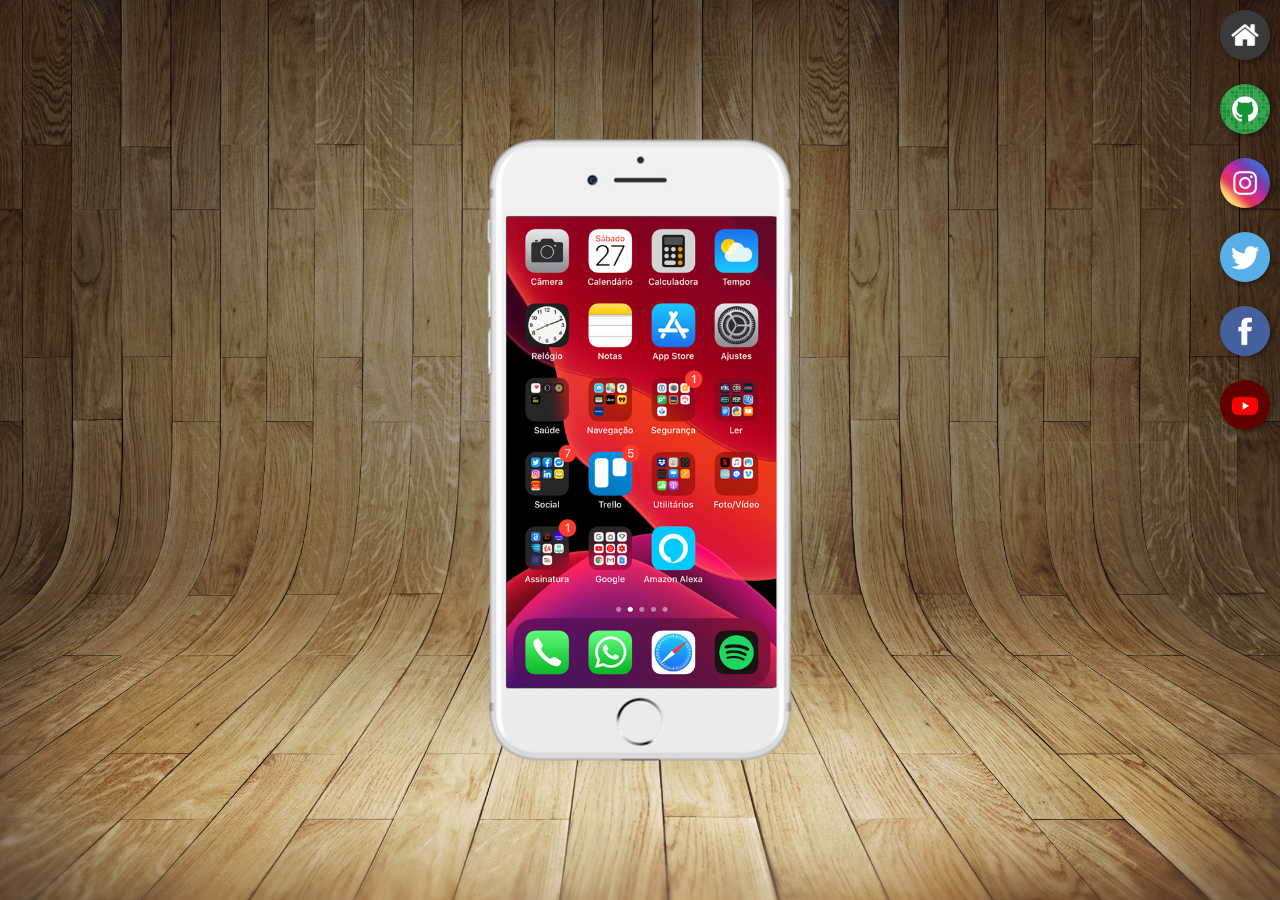
<file: index.html>
<!DOCTYPE html>
<html lang="pt-br">
<head>
    <meta charset="UTF-8">
    <meta http-equiv="X-UA-Compatible" content="IE=edge">
    <meta name="viewport" content="width=device-width, initial-scale=1.0">
    <title>Document</title>
    <link rel="stylesheet" href="estilo/style.css">
    <link rel="shortcut icon" href="favicon.ico" type="image/x-icon">
</head>
<body>
    <main>
        <section id="telefone">
            <iframe src="home.html" name="tela" id="tela" frameborder="0"></iframe>
        </section>
        <section id="redes-sociais">
            <a href="home.html" target="tela"><img src="imagens/logo-home.jpg" alt="home"></a> <br>
            <a href="github.html" target="tela"><img src="imagens/logo-github.jpg" alt="home"></a> <br>
            <a href="instagram.html" target="tela"><img src="imagens/logo-instagram.jpg" alt="home"></a> <br>
            <a href="twitter.html" target="tela"><img src="imagens/logo-twitter.jpg" alt="home"></a> <br>
            <a href="facebook.html" target="tela"><img src="imagens/logo-facebook.jpg" alt="home"></a> <br>
            <a href="youtube.html" target="tela"><img src="imagens/logo-youtube.jpg" alt="home"></a>
        </section>
    </main>
    
</body>
</html>
</file>
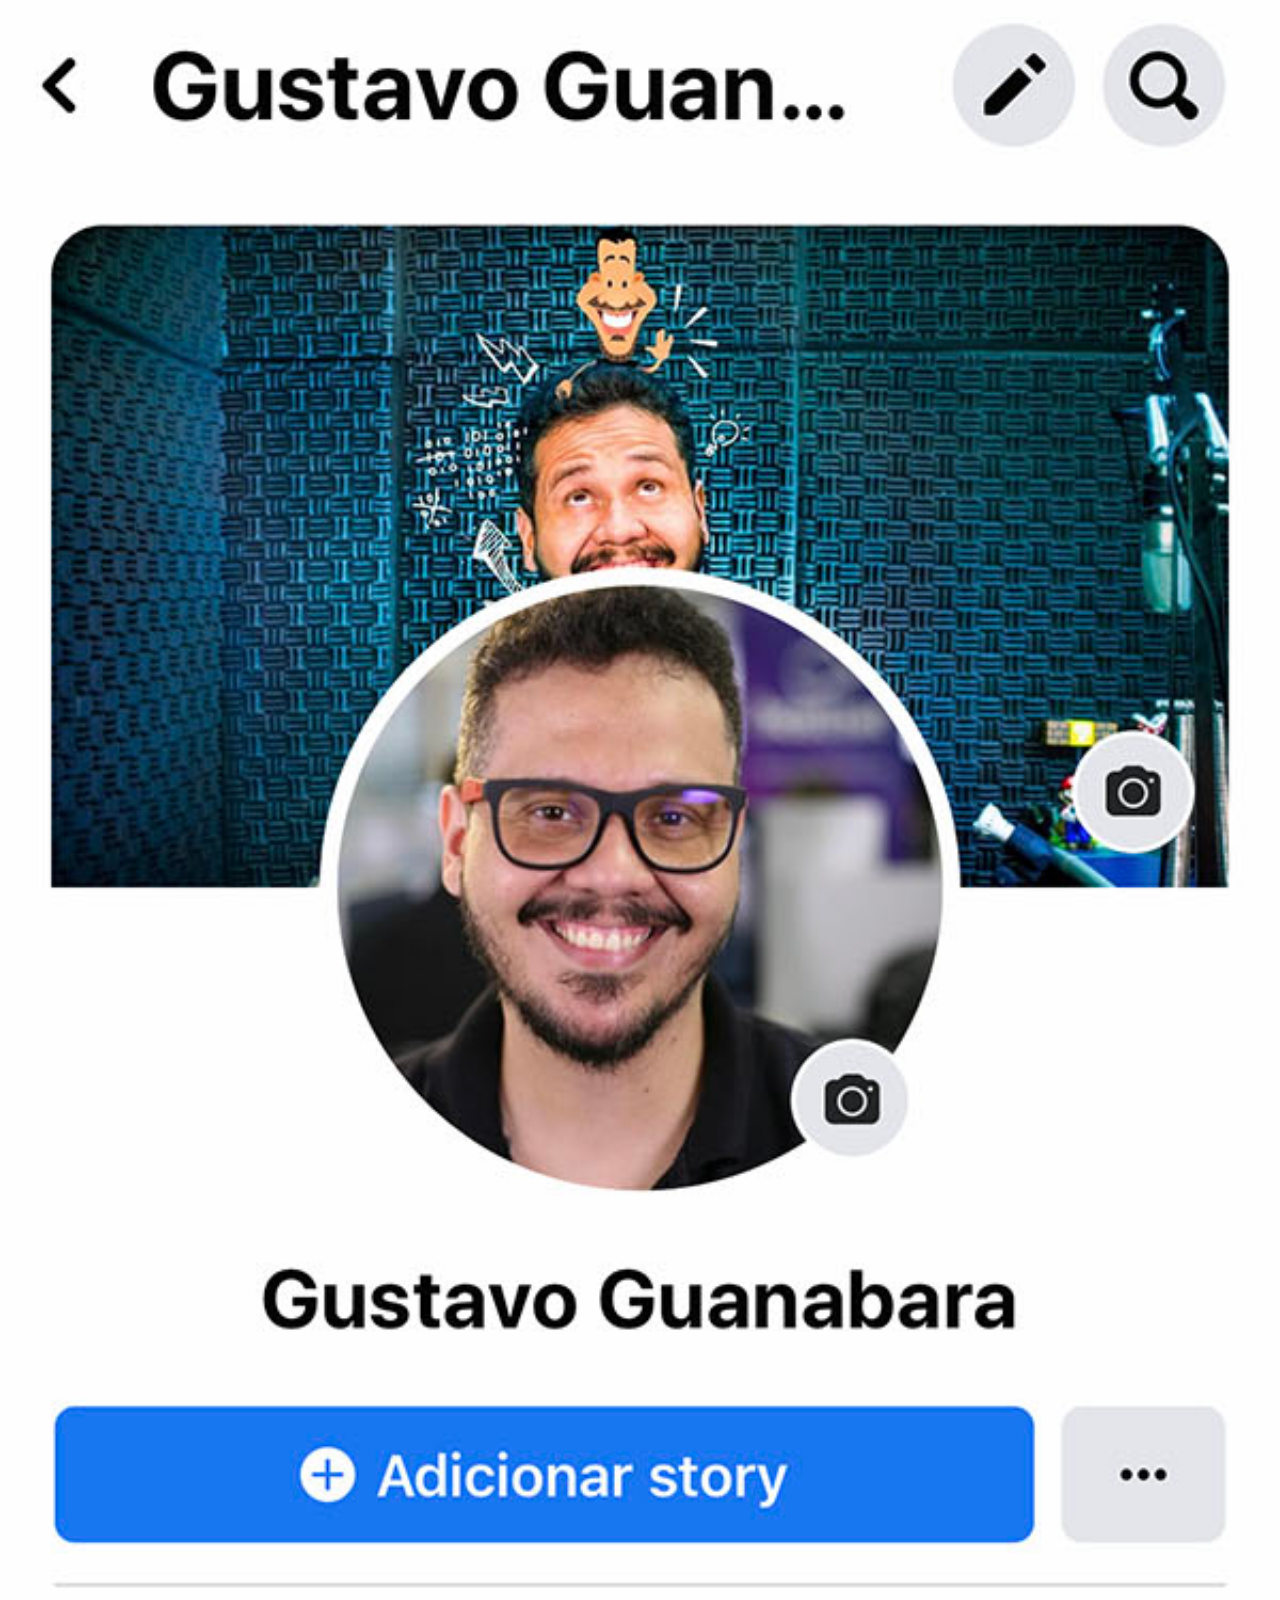
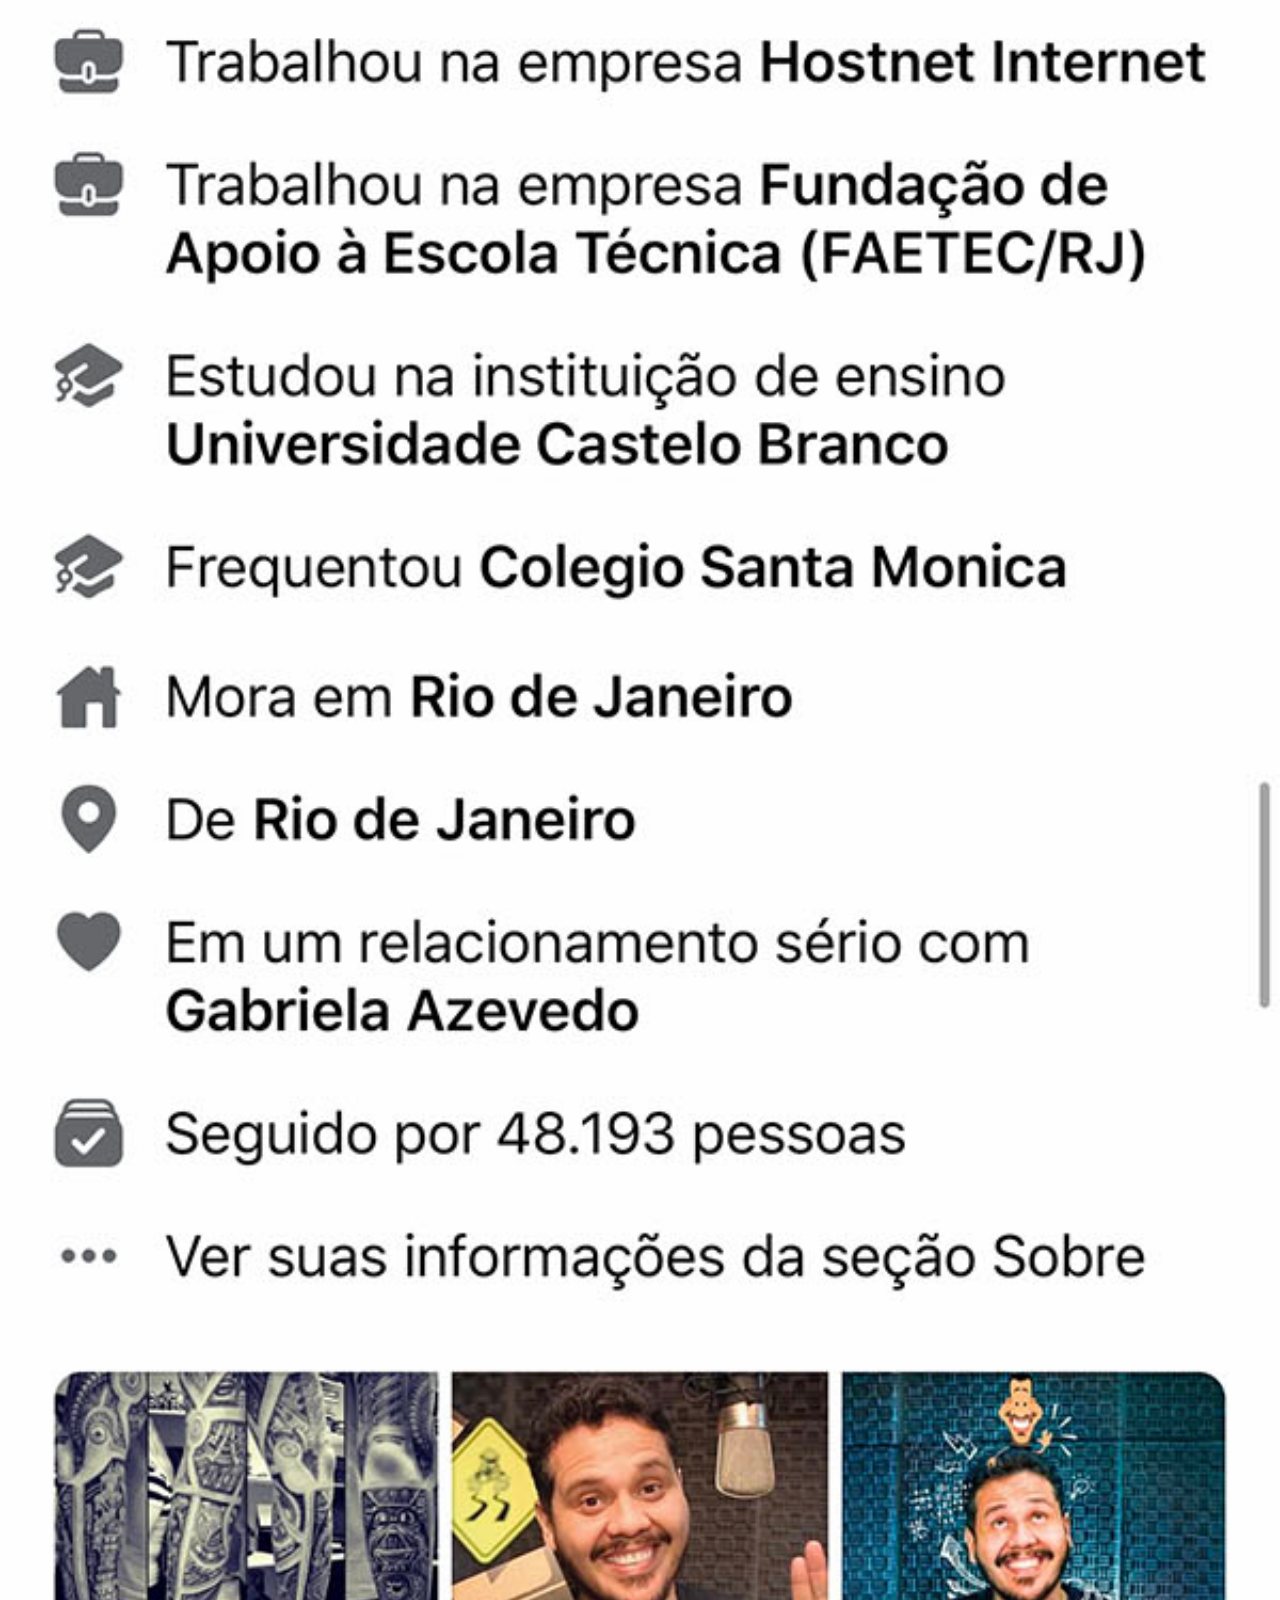
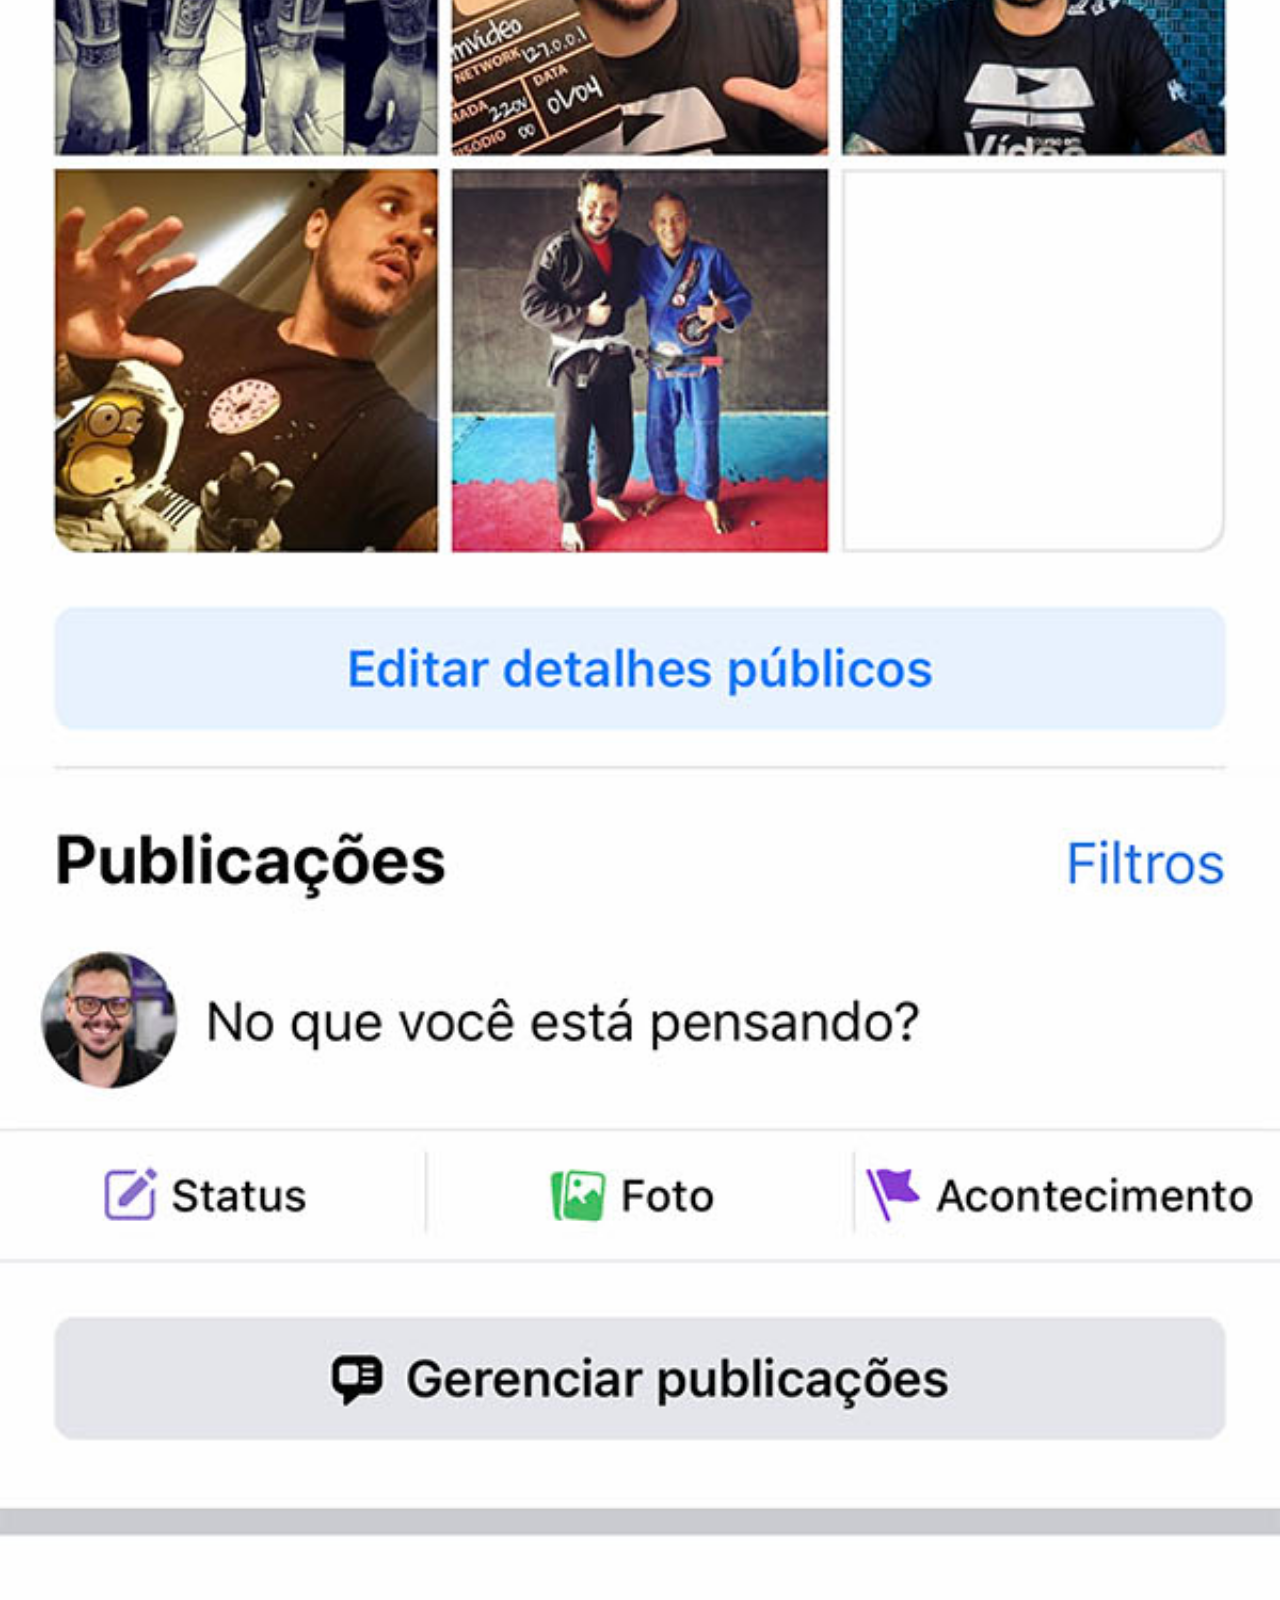
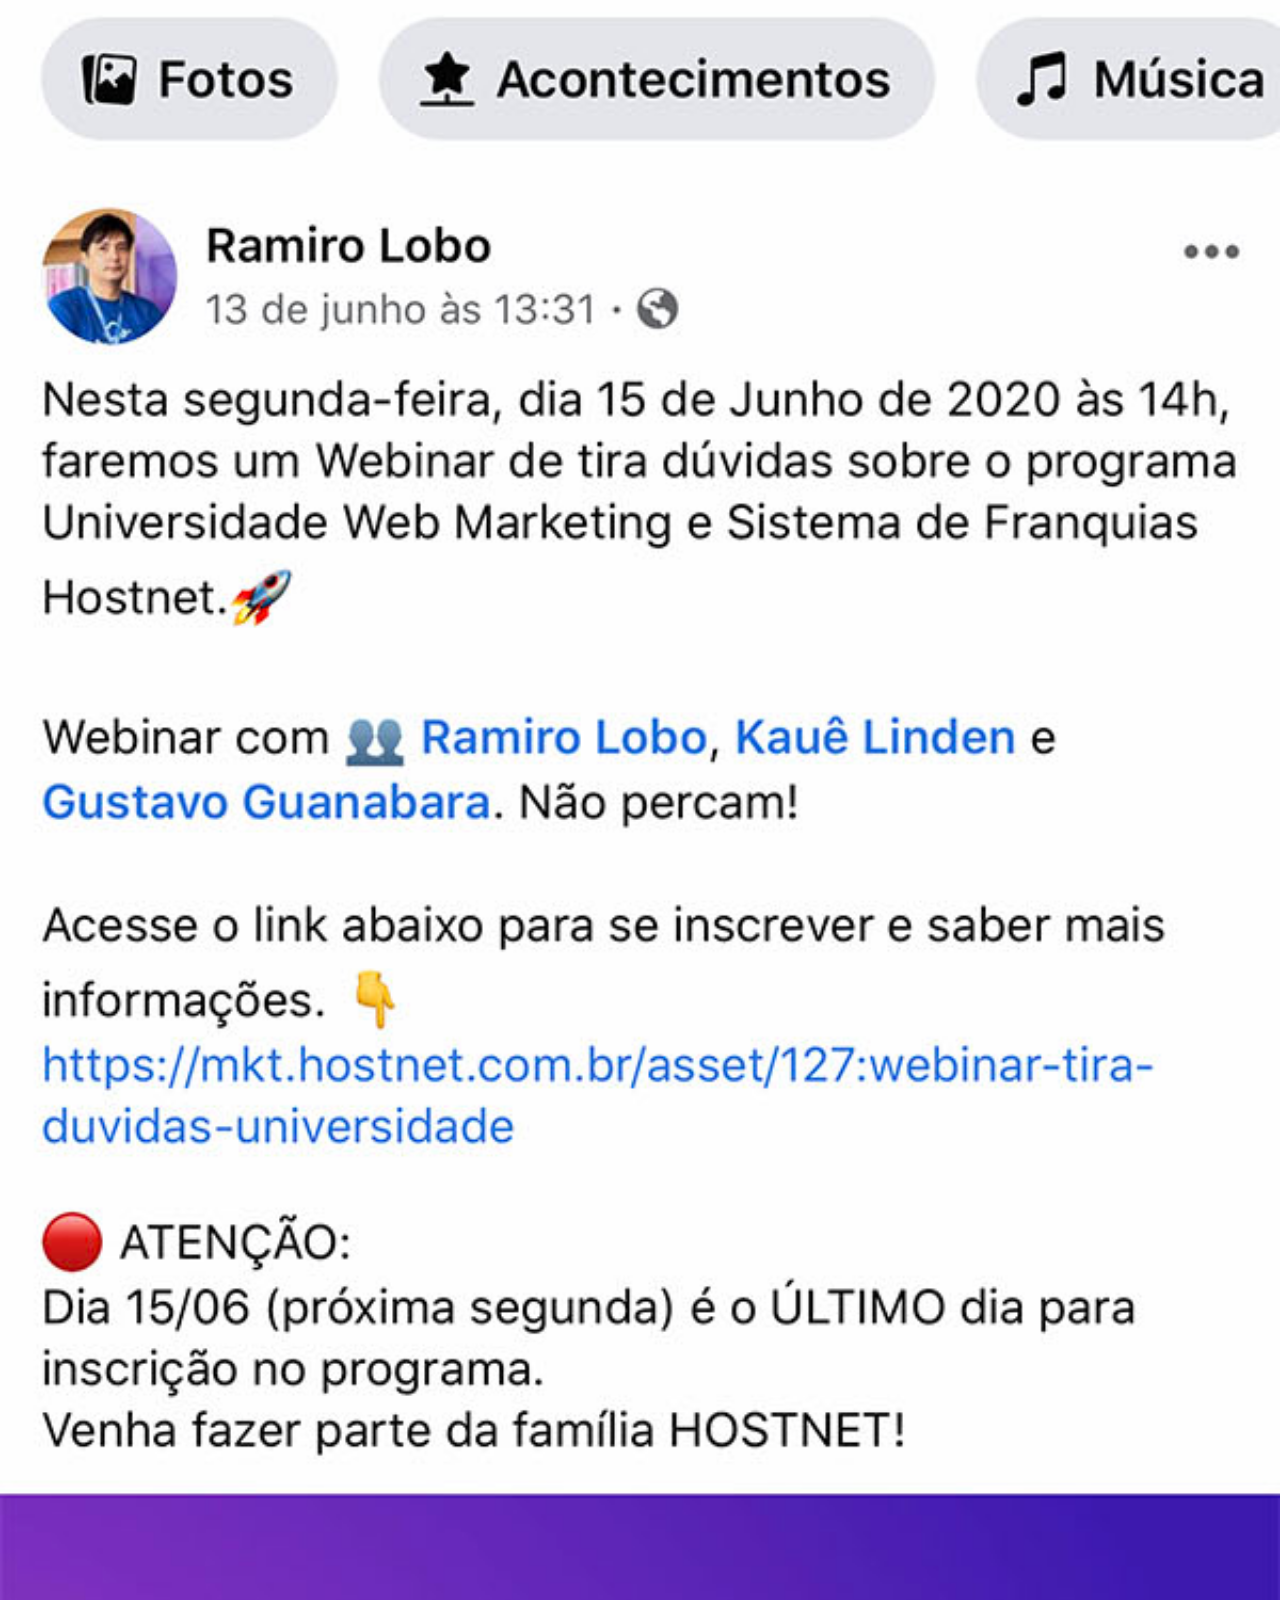
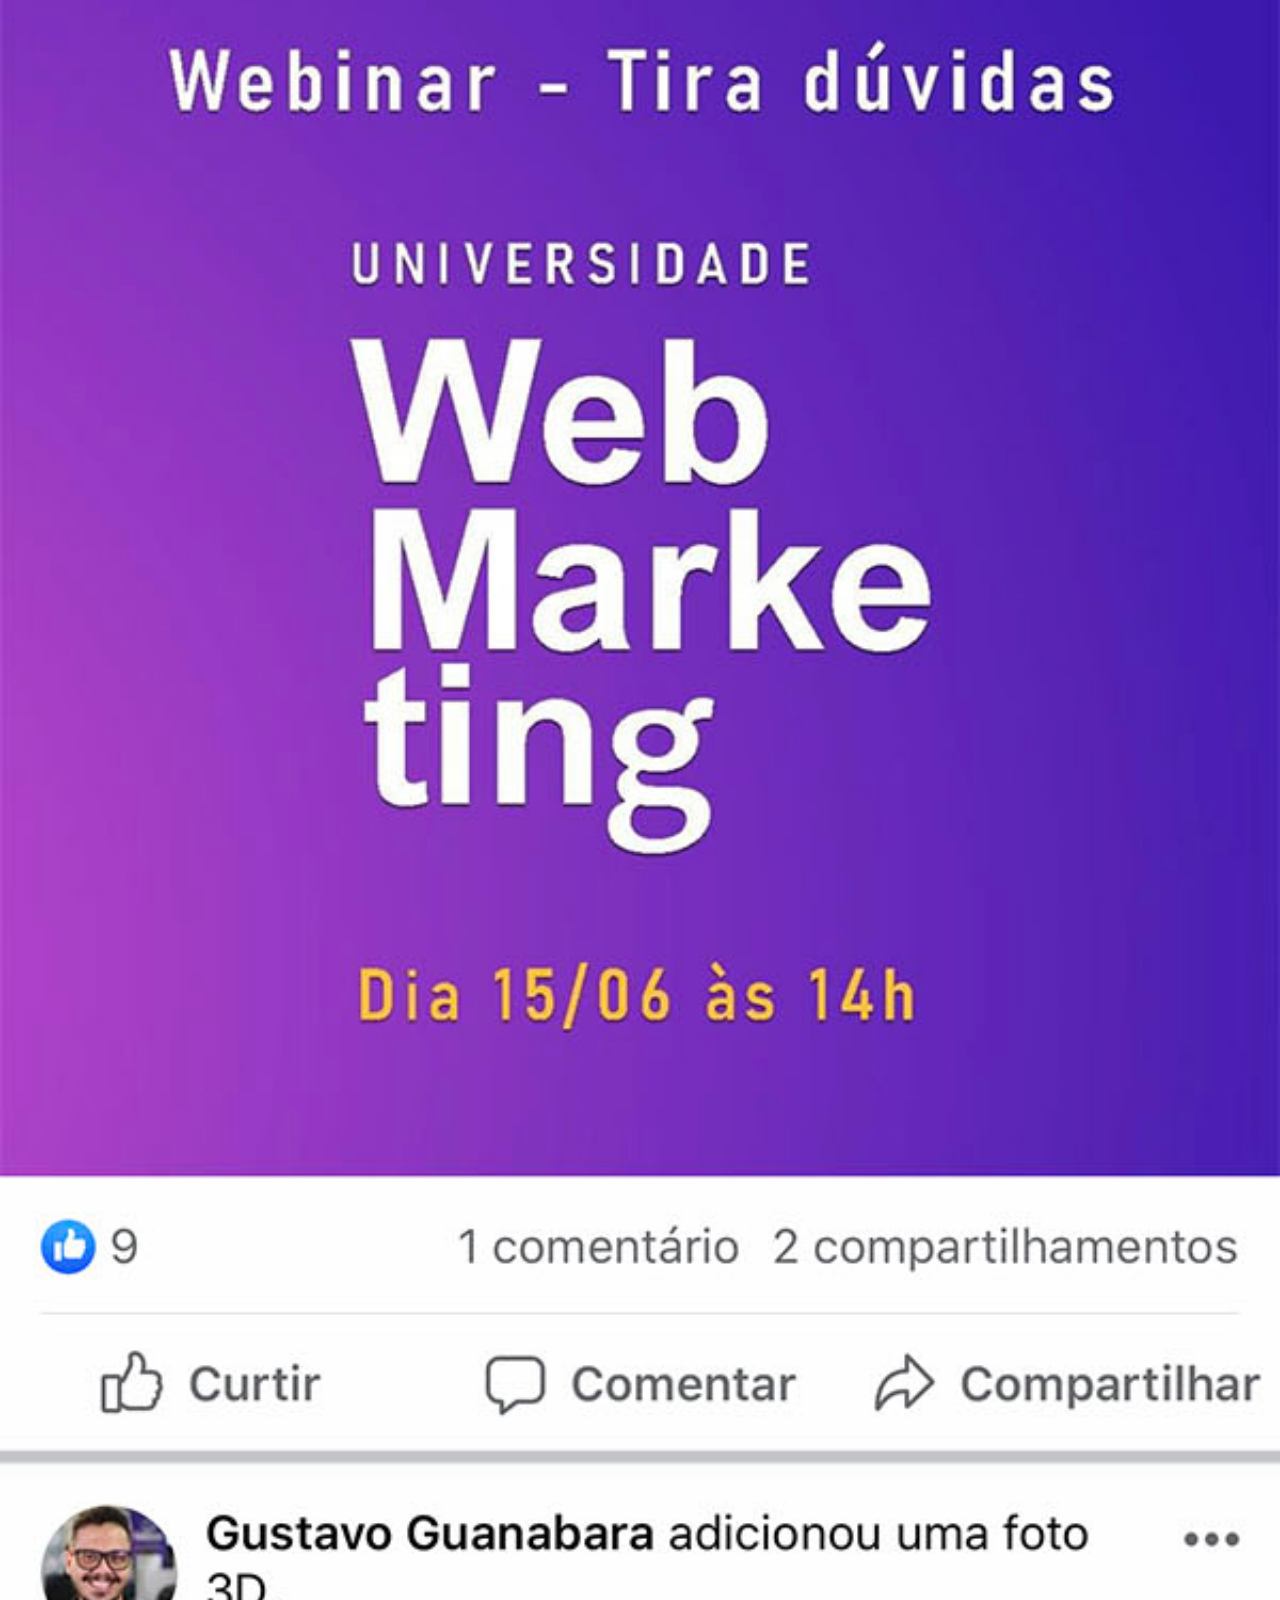
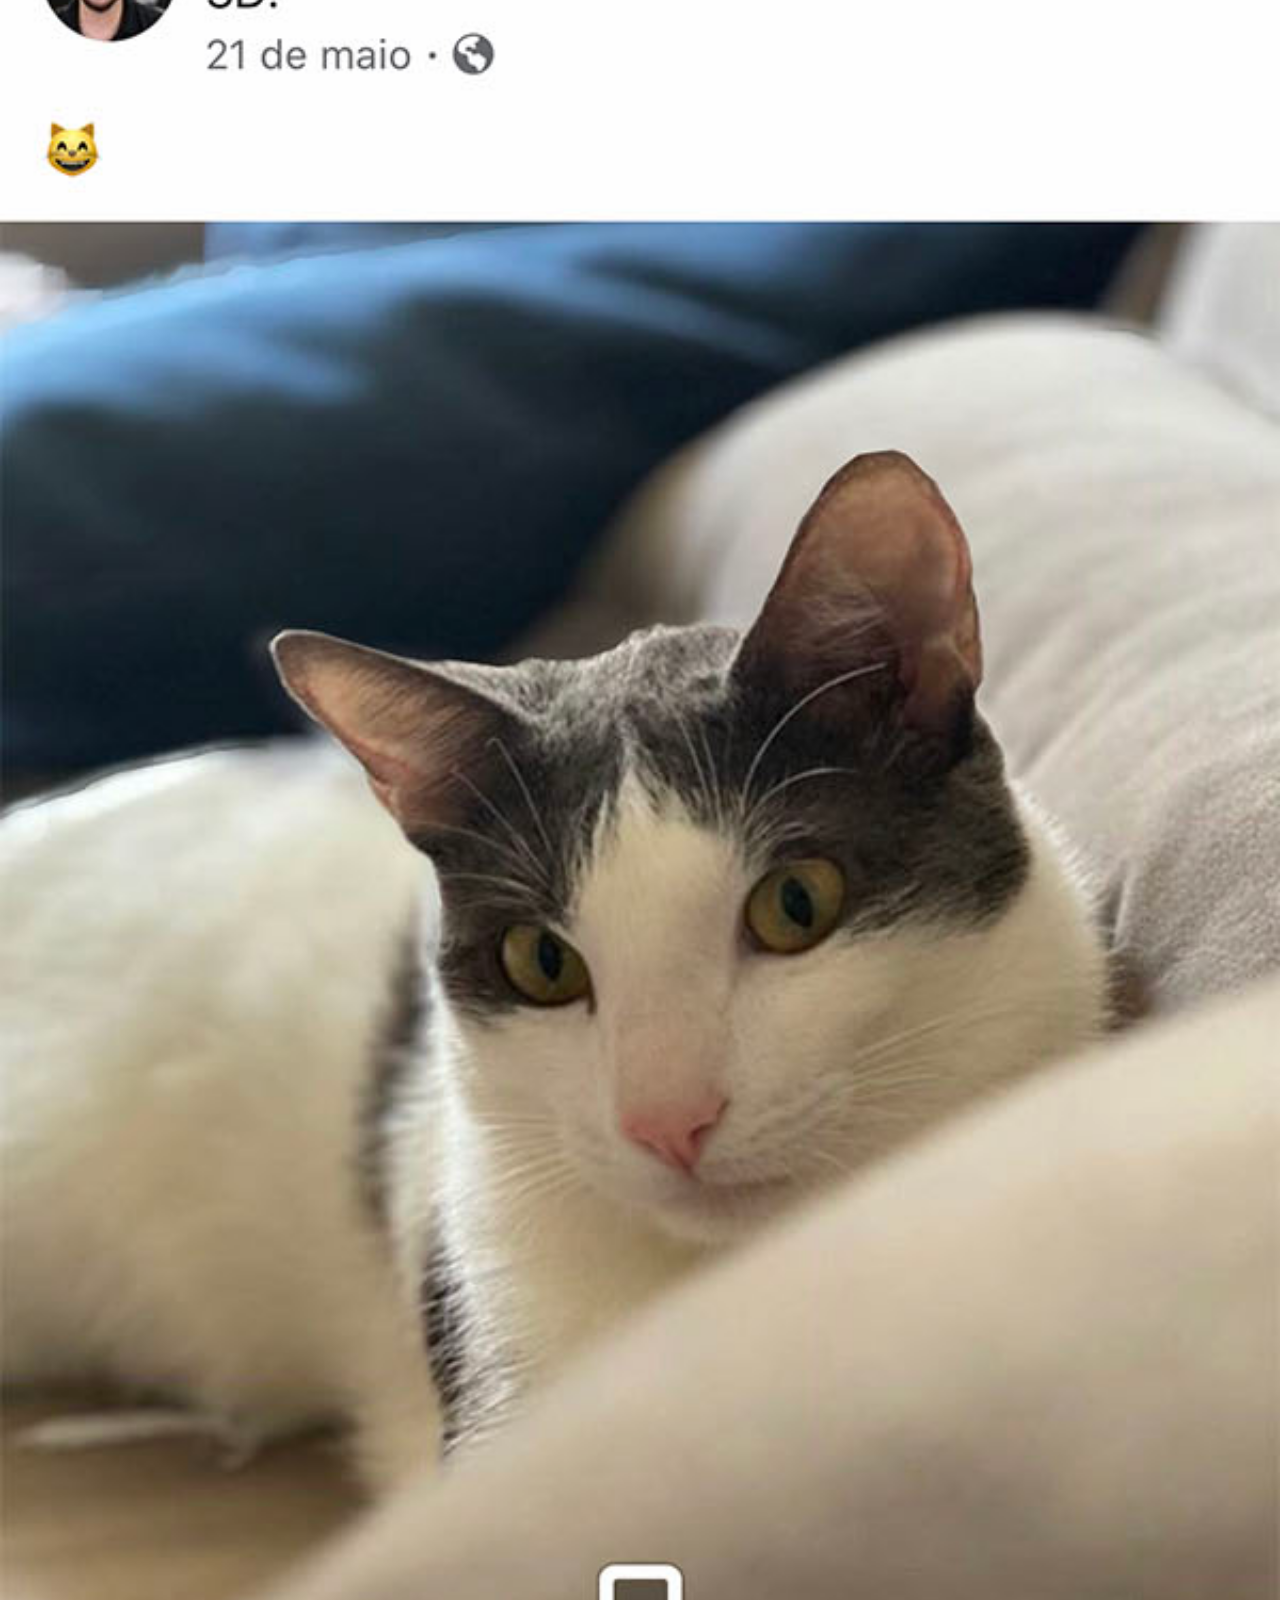
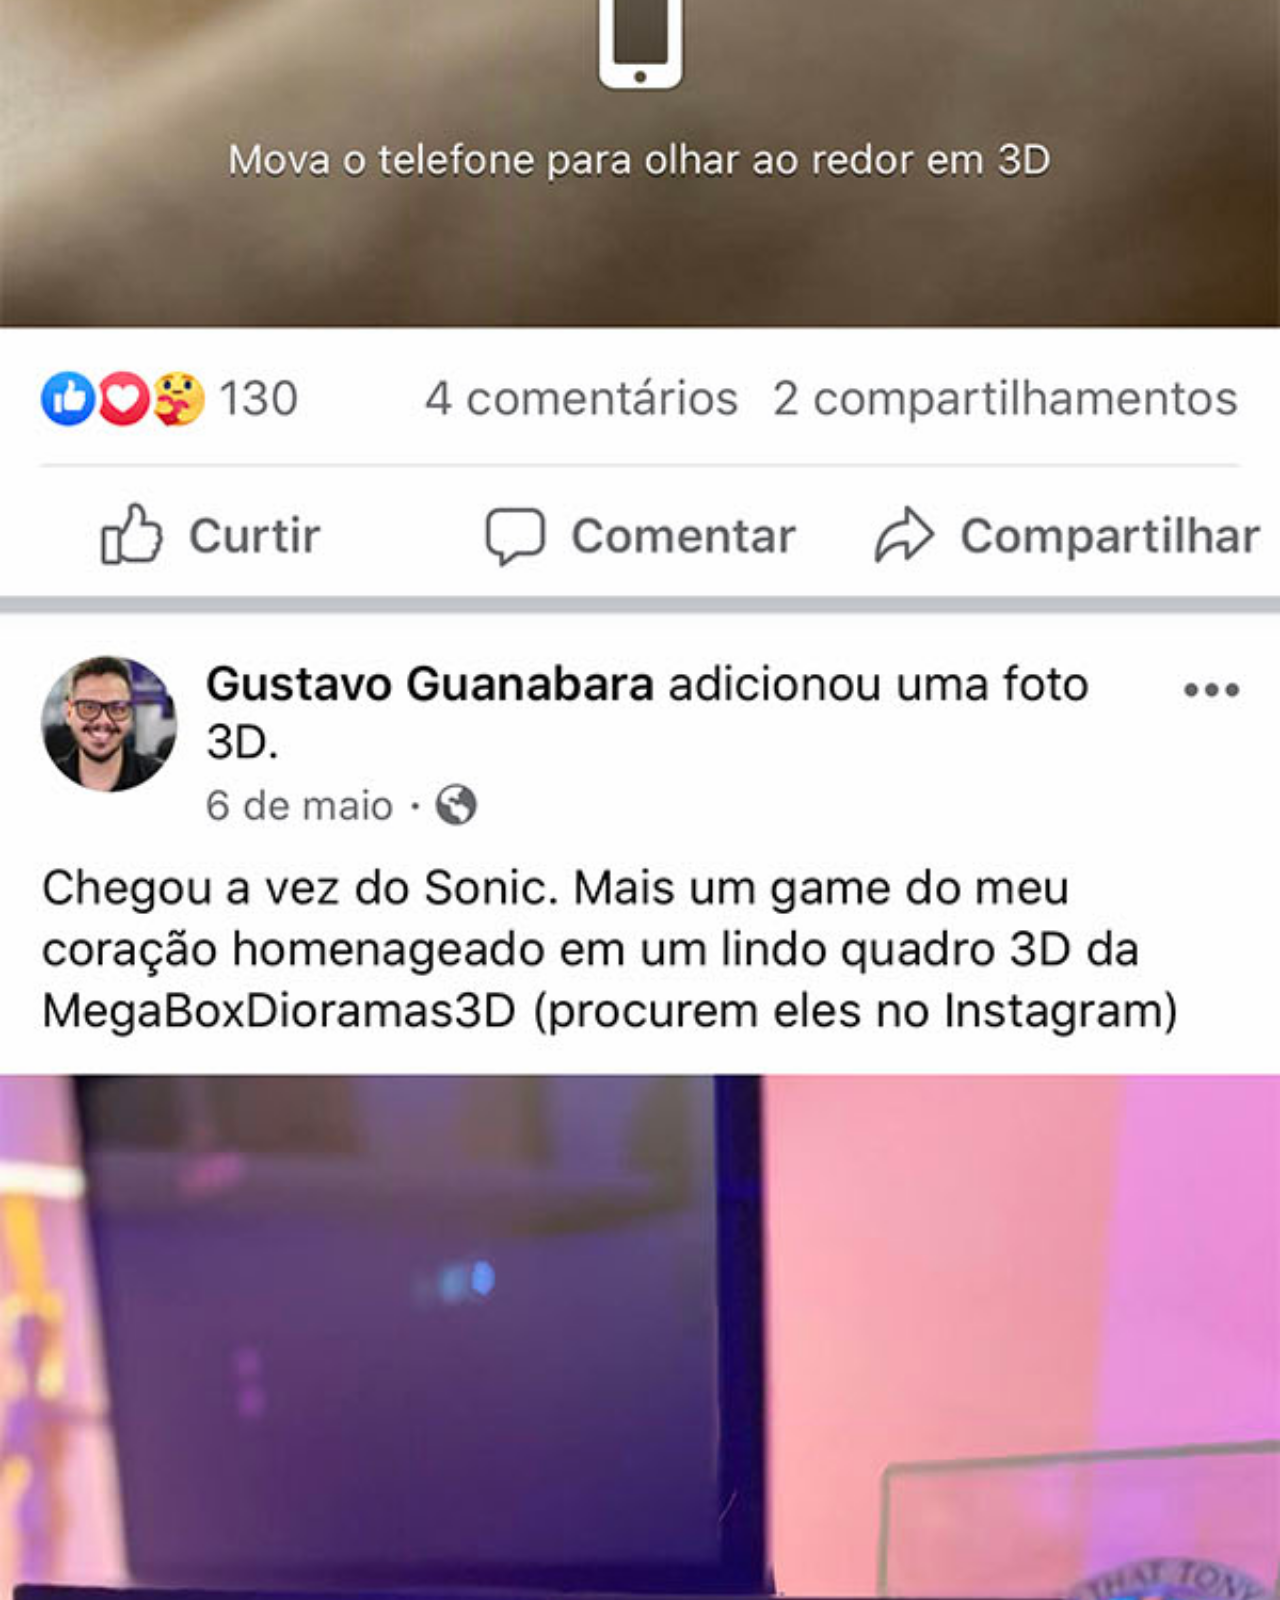
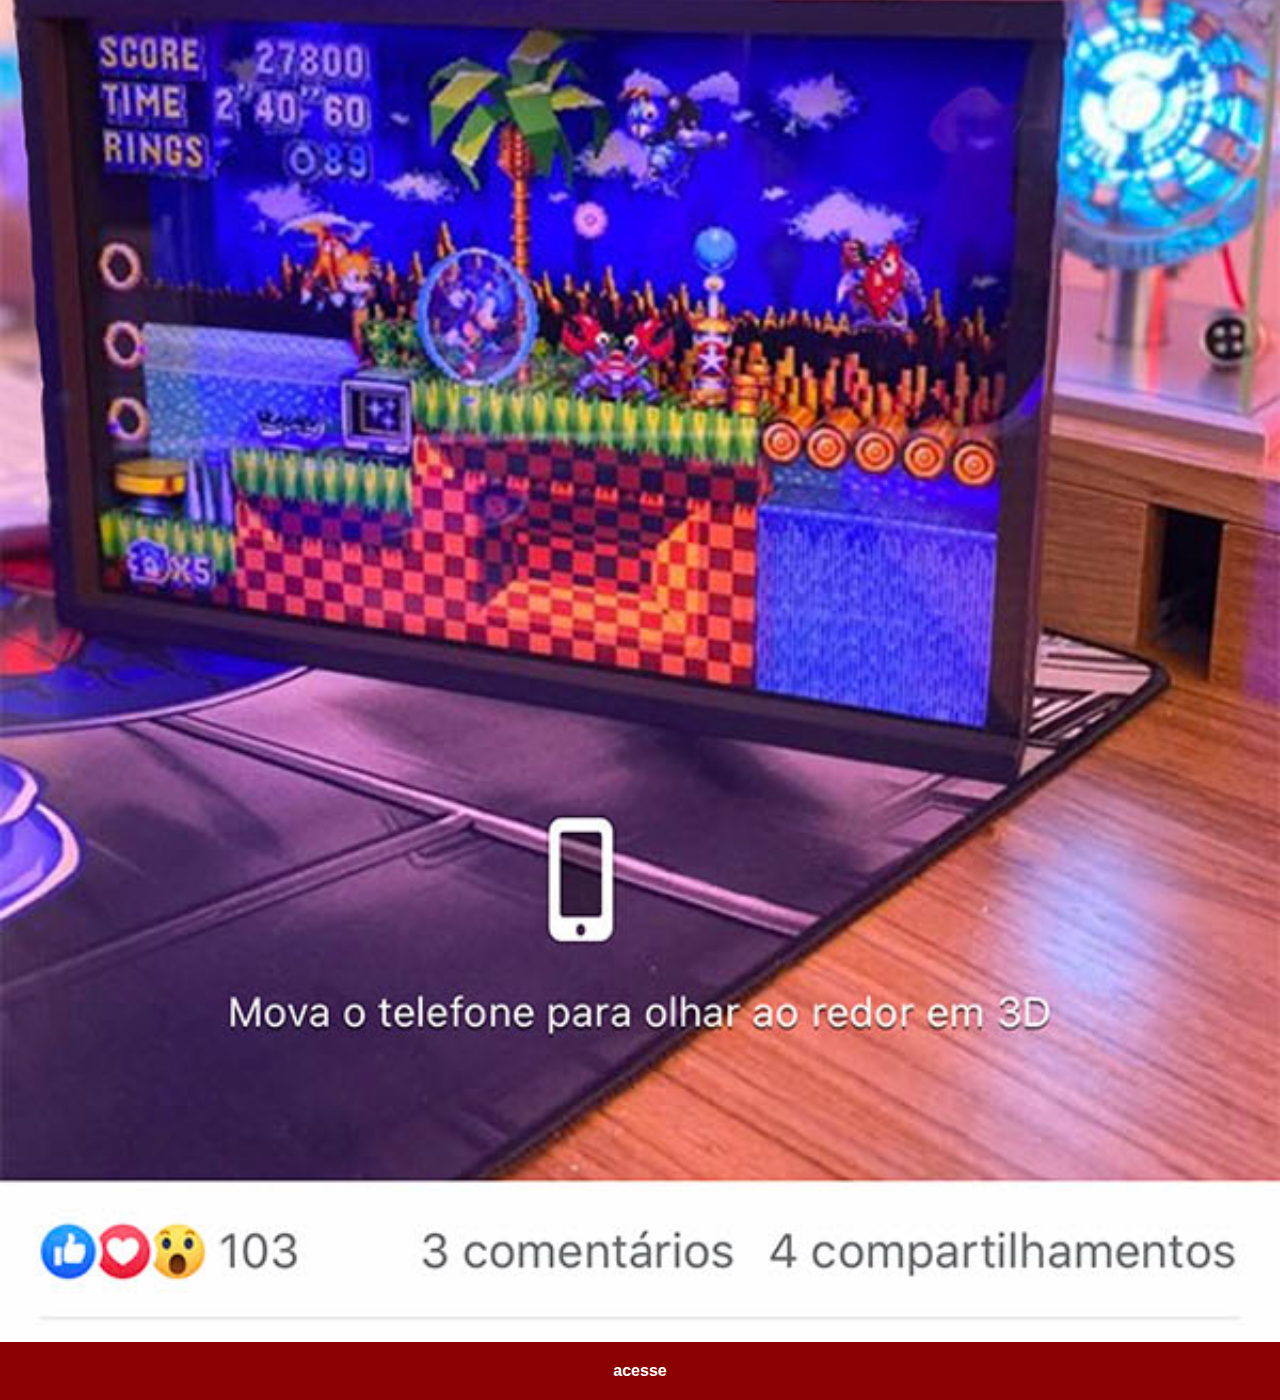
<file: facebook.html>
<!DOCTYPE html>
<html lang="pt-br">
<head>
    <meta charset="UTF-8">
    <meta http-equiv="X-UA-Compatible" content="IE=edge">
    <meta name="viewport" content="width=device-width, initial-scale=1.0">
    <link rel="stylesheet" href="estilo/social.css">
    <title>Document</title>
</head>
<body>
    <img src="imagens/tela-facebook.jpg" alt="facebook">
    <a href="https://www.facebook.com/gustavoguanabara" target="_blank">acesse</a>
</body>
</html>
</file>
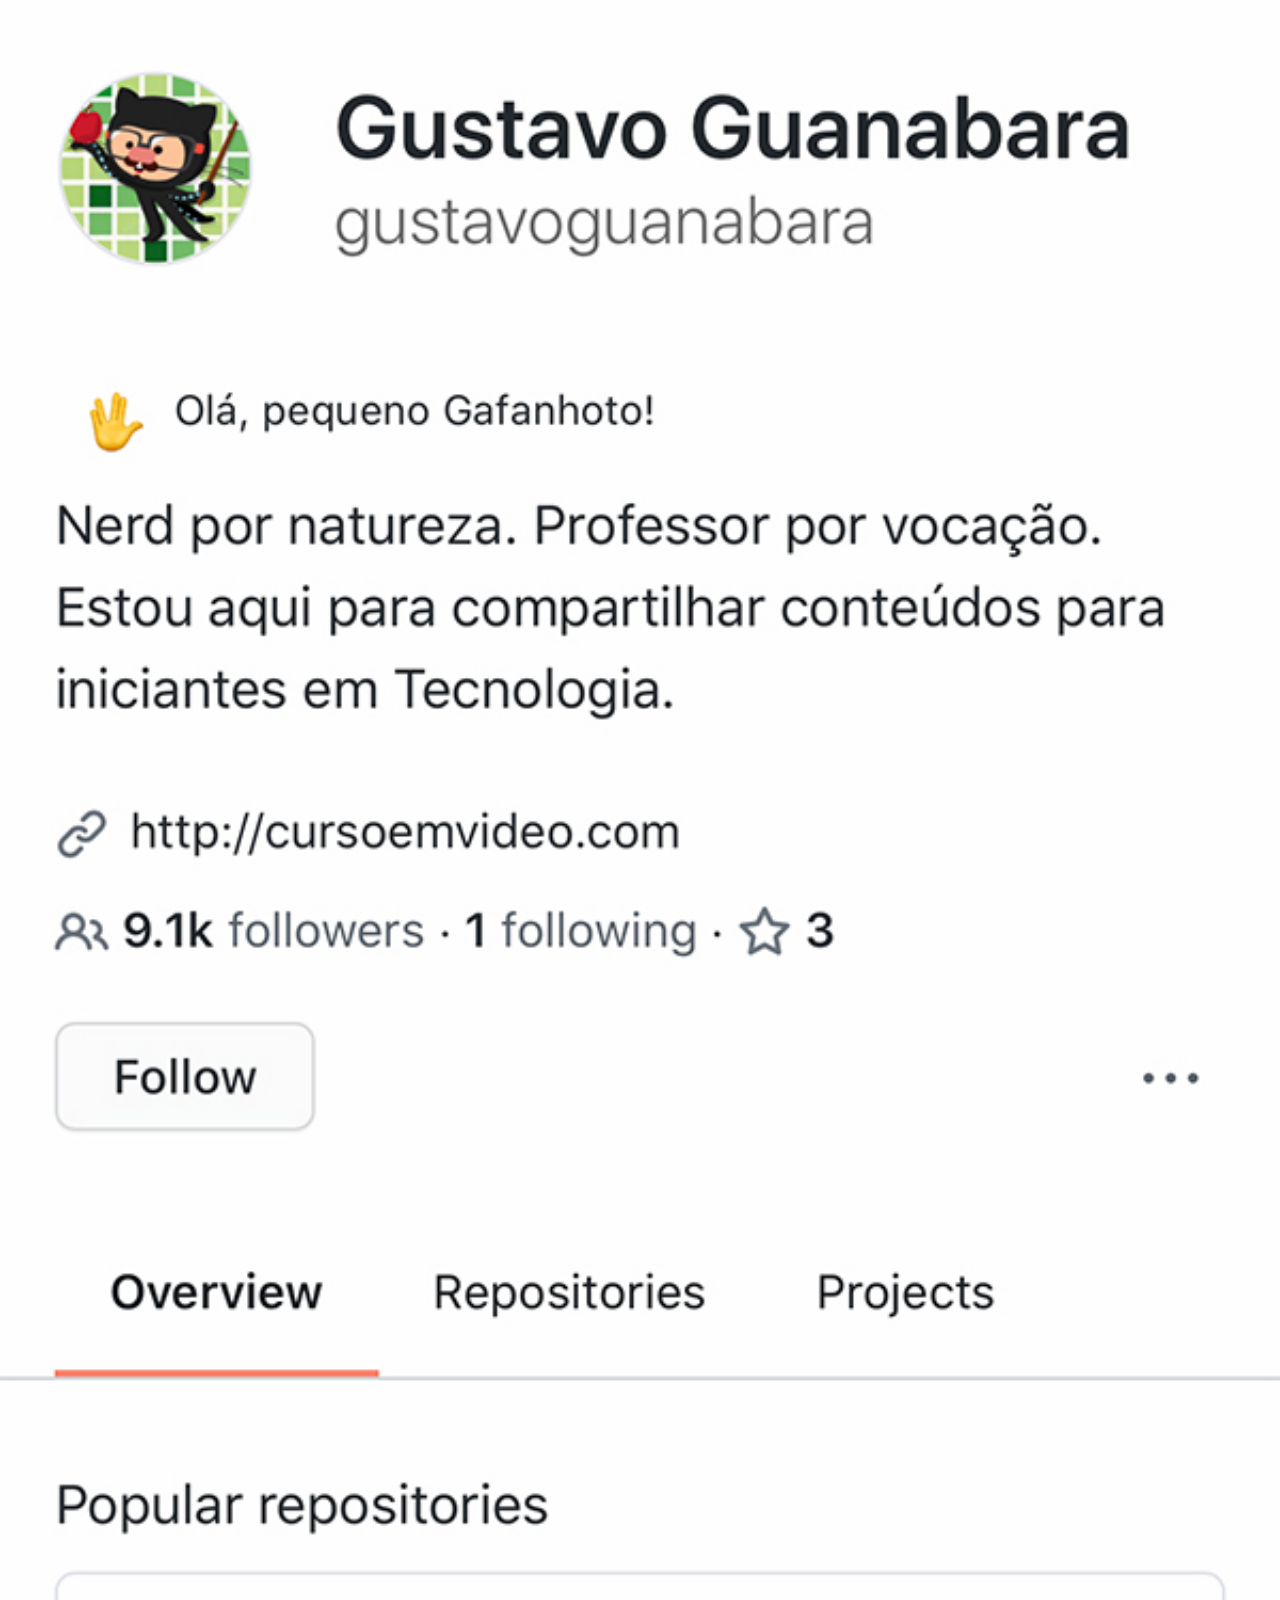
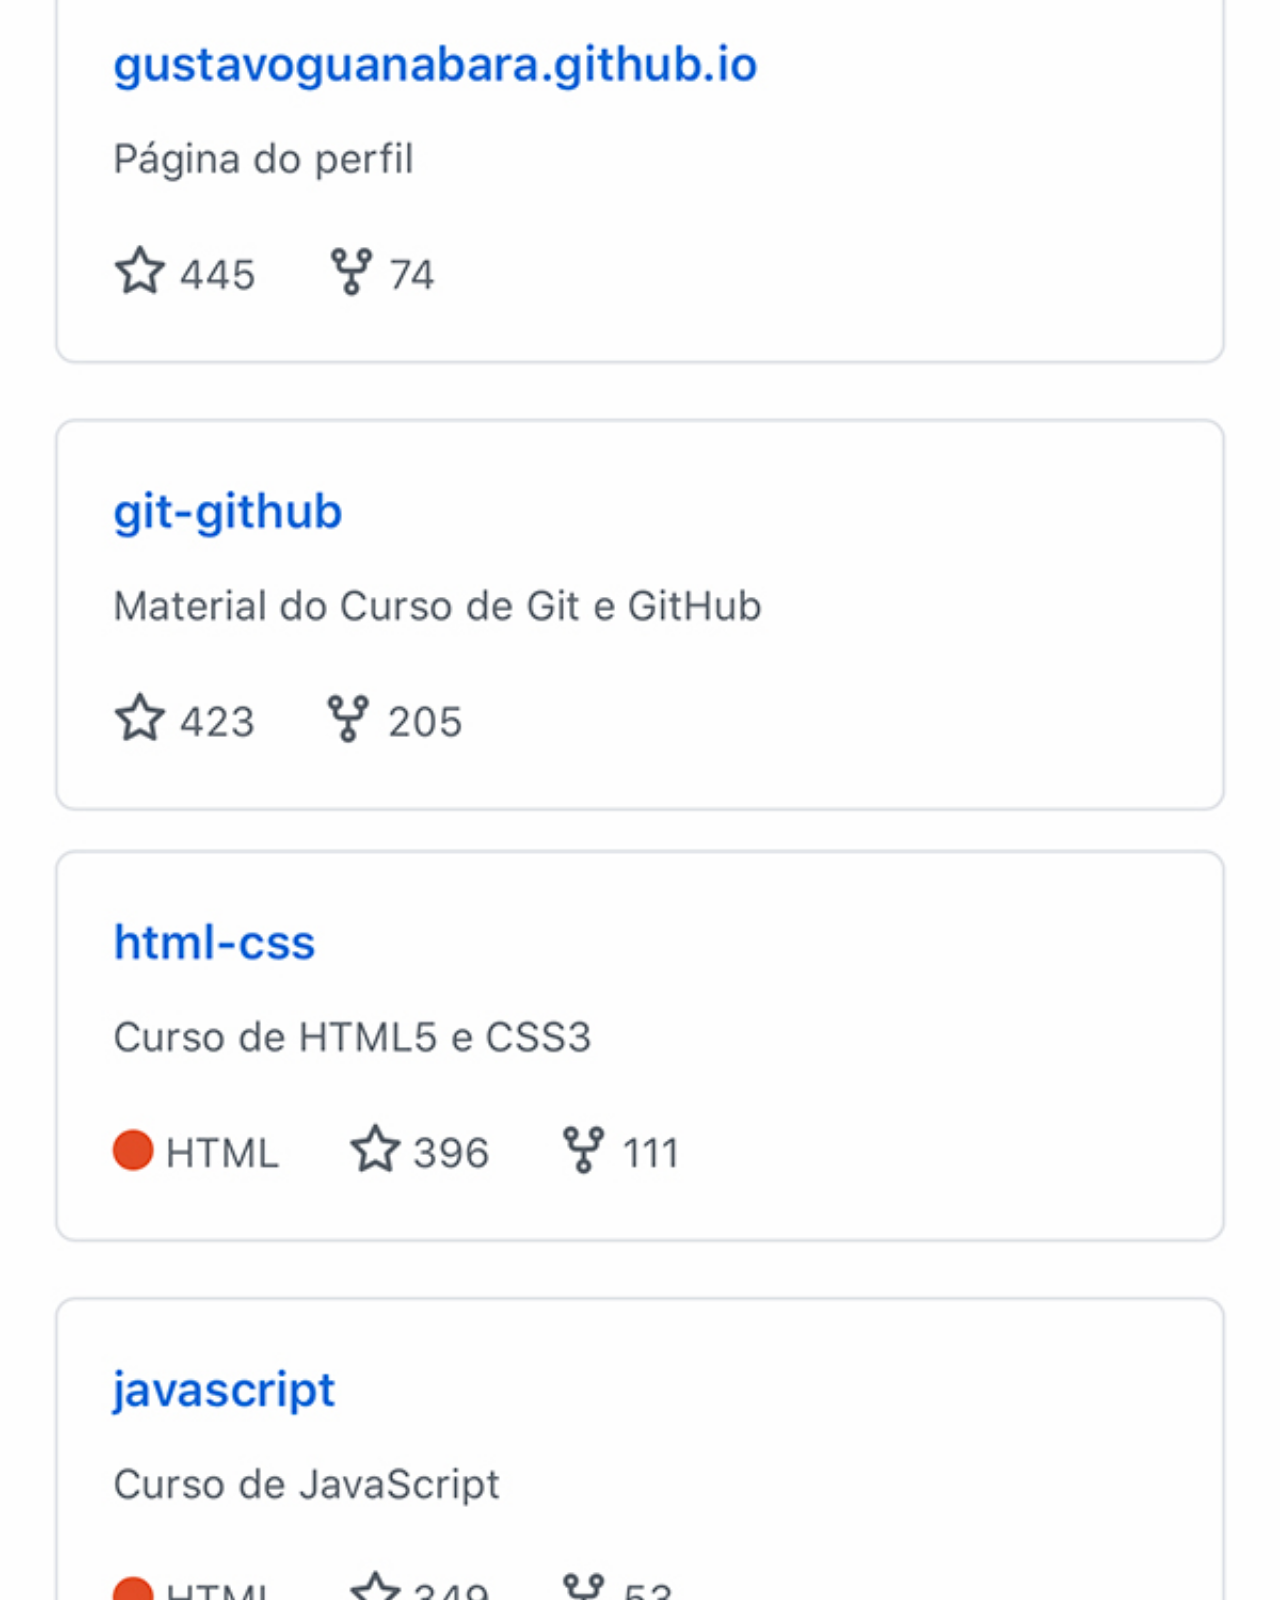
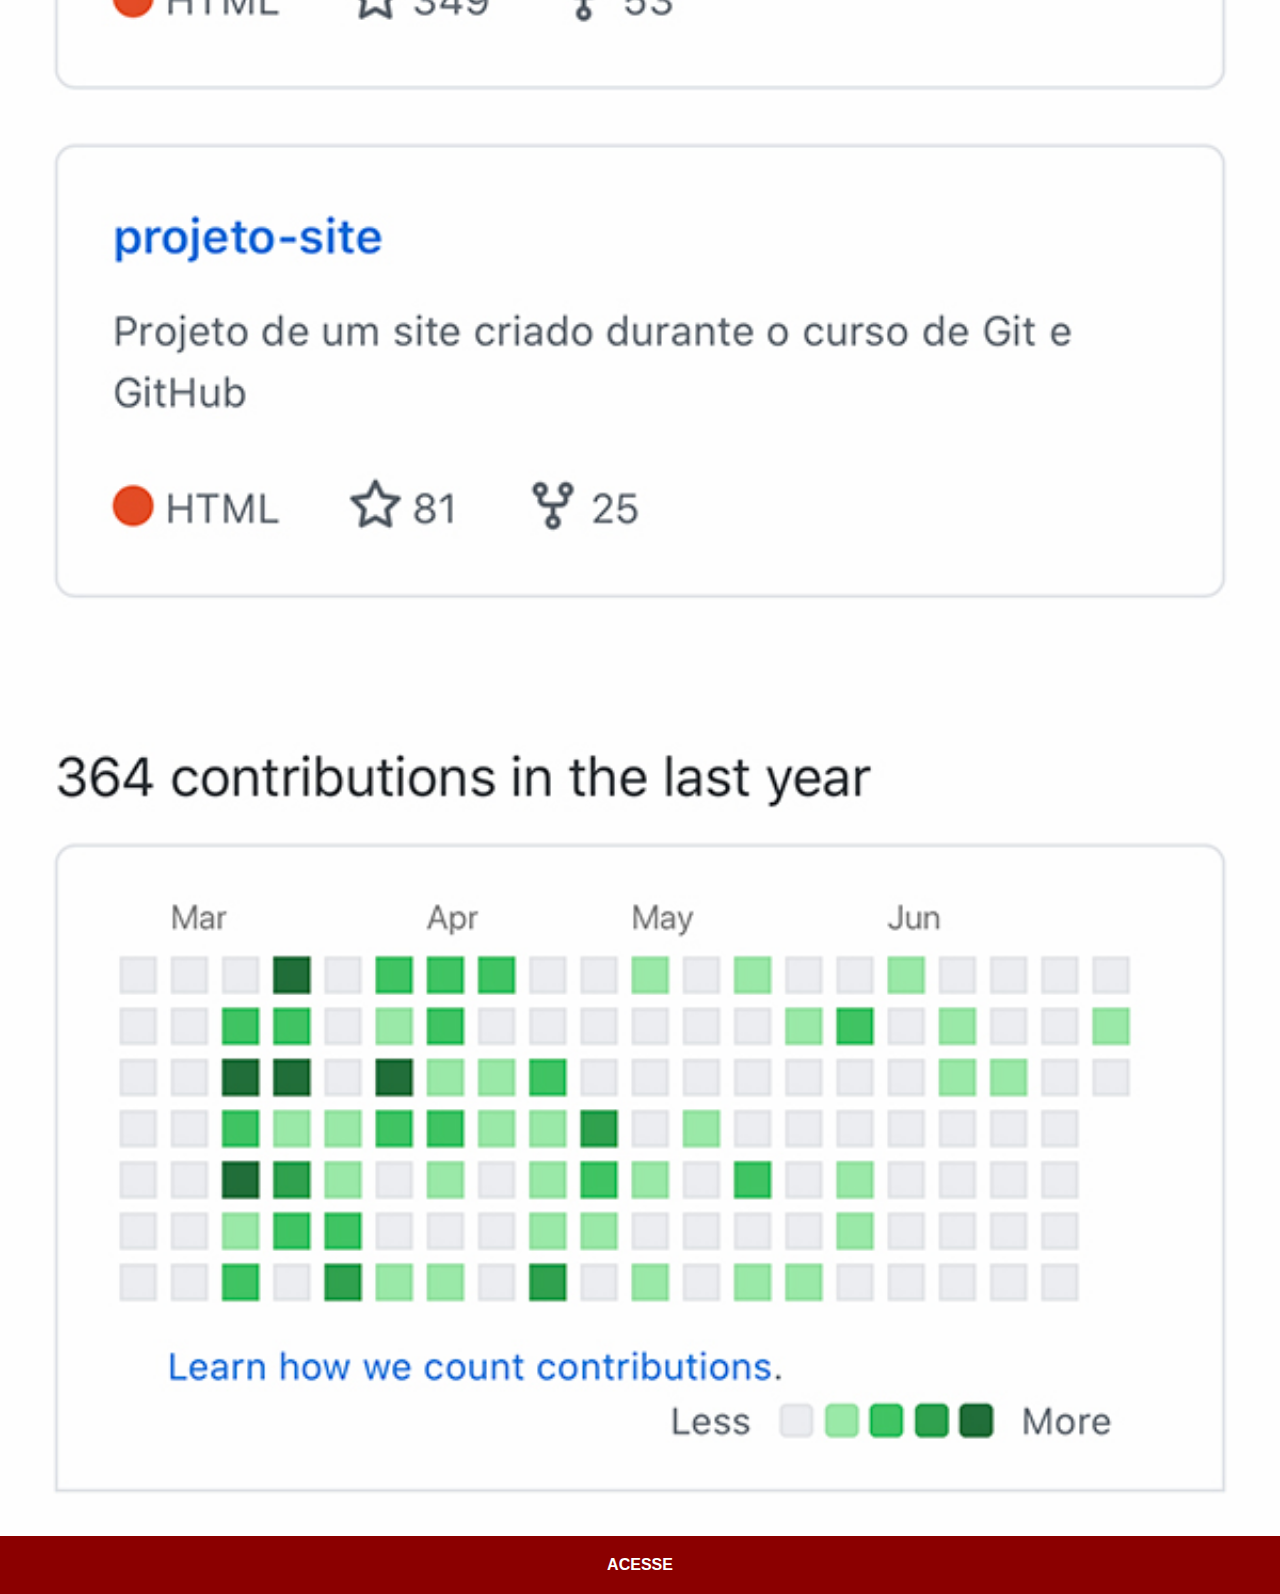
<file: github.html>
<!DOCTYPE html>
<html lang="pt-br">
<head>
    <meta charset="UTF-8">
    <meta http-equiv="X-UA-Compatible" content="IE=edge">
    <meta name="viewport" content="width=device-width, initial-scale=1.0">
    <link rel="stylesheet" href="estilo/social.css">
    <title>Document</title>
</head>
<body>
    <img src="imagens/tela-github.jpg" alt="tela github" >
    <a href="github.io/gustavoguanabara">ACESSE</a>
</body>
</html>
</file>
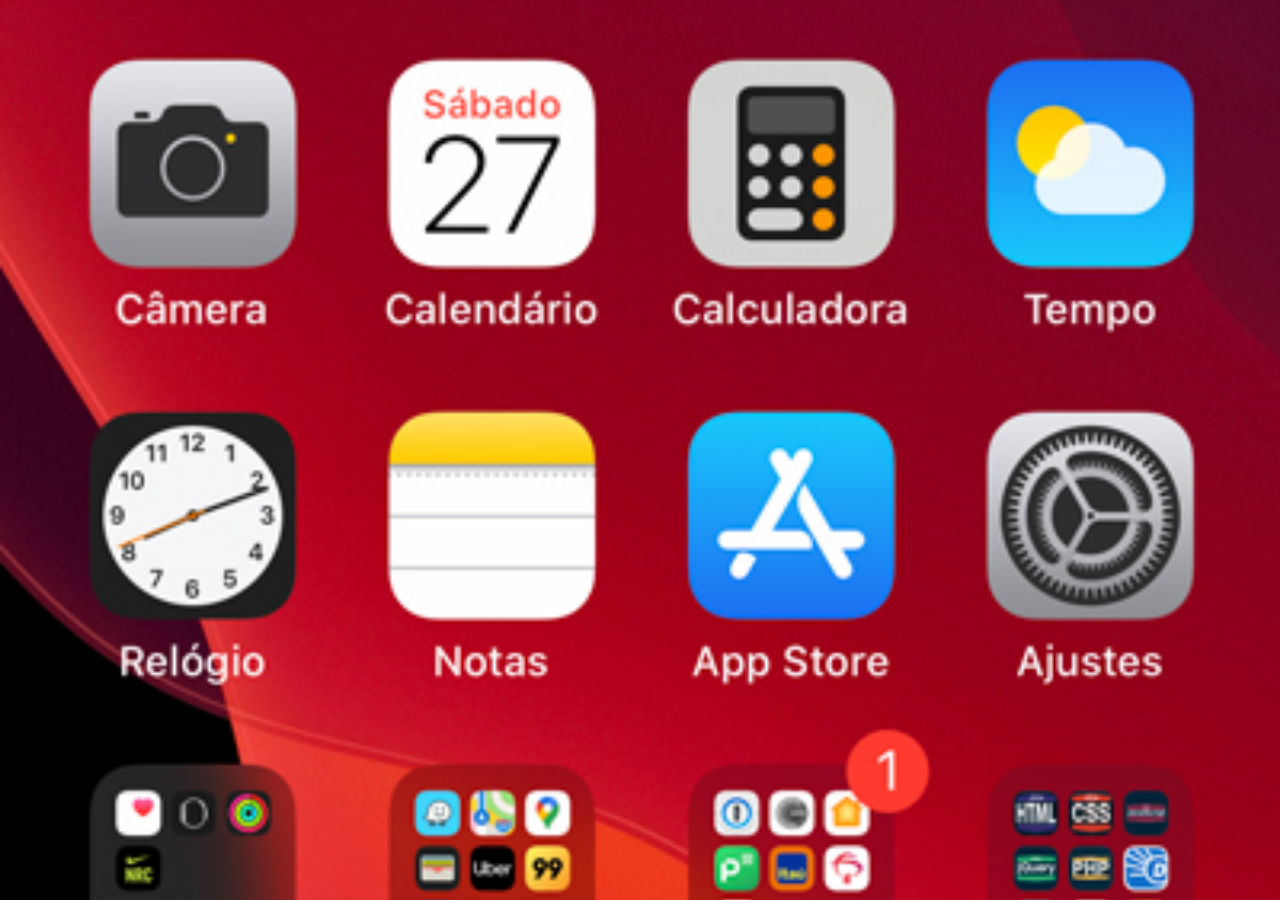
<file: home.html>
<!DOCTYPE html>
<html lang="pt-br">
<head>
    <meta charset="UTF-8">
    <meta http-equiv="X-UA-Compatible" content="IE=edge">
    <meta name="viewport" content="width=device-width, initial-scale=1.0">
    <title>Document</title>
    <style>
        *{
            margin: 0px;
            padding: 0px;
        }

        body {
            width: 100vw;
            height: 100vh;
            background: black url('imagens/tela-home.jpg') no-repeat top center ;
            background-size: cover;
        }
    </style>
</head>
<body>
    
</body>
</html>
</file>
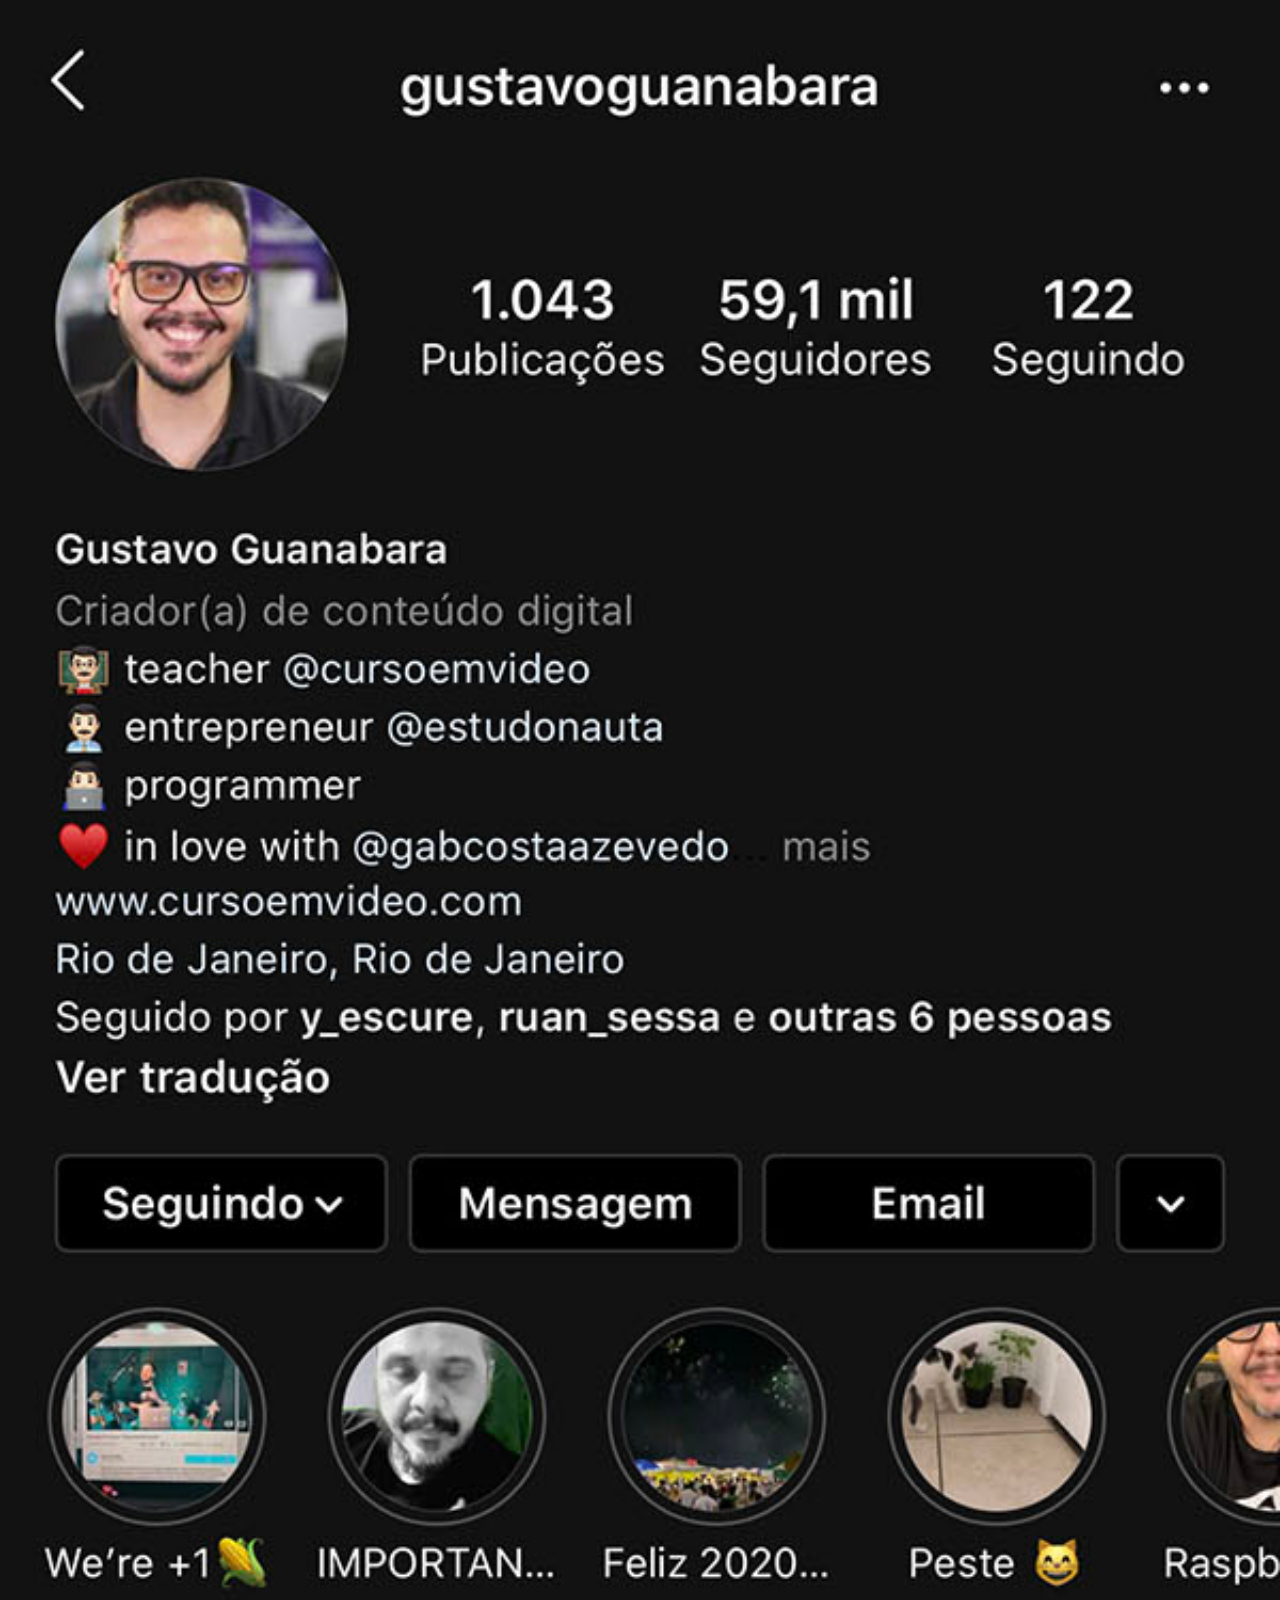
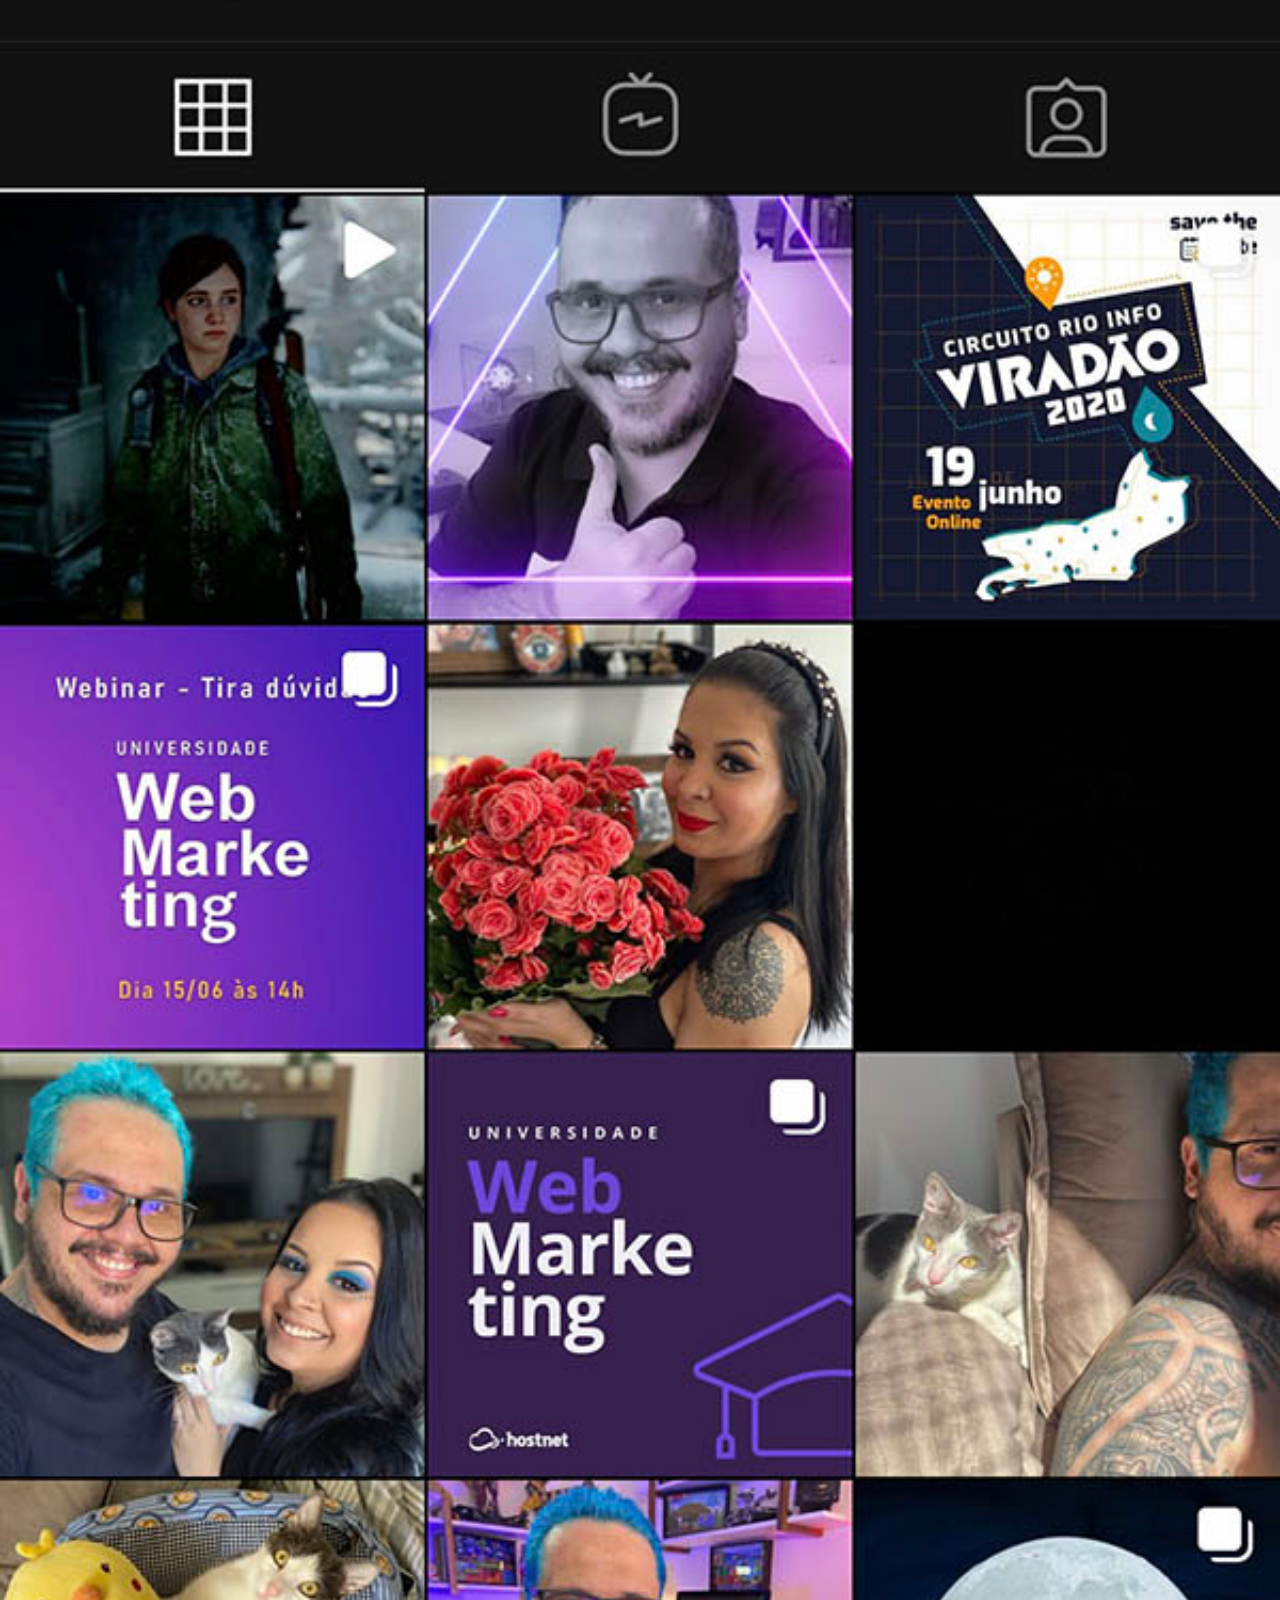
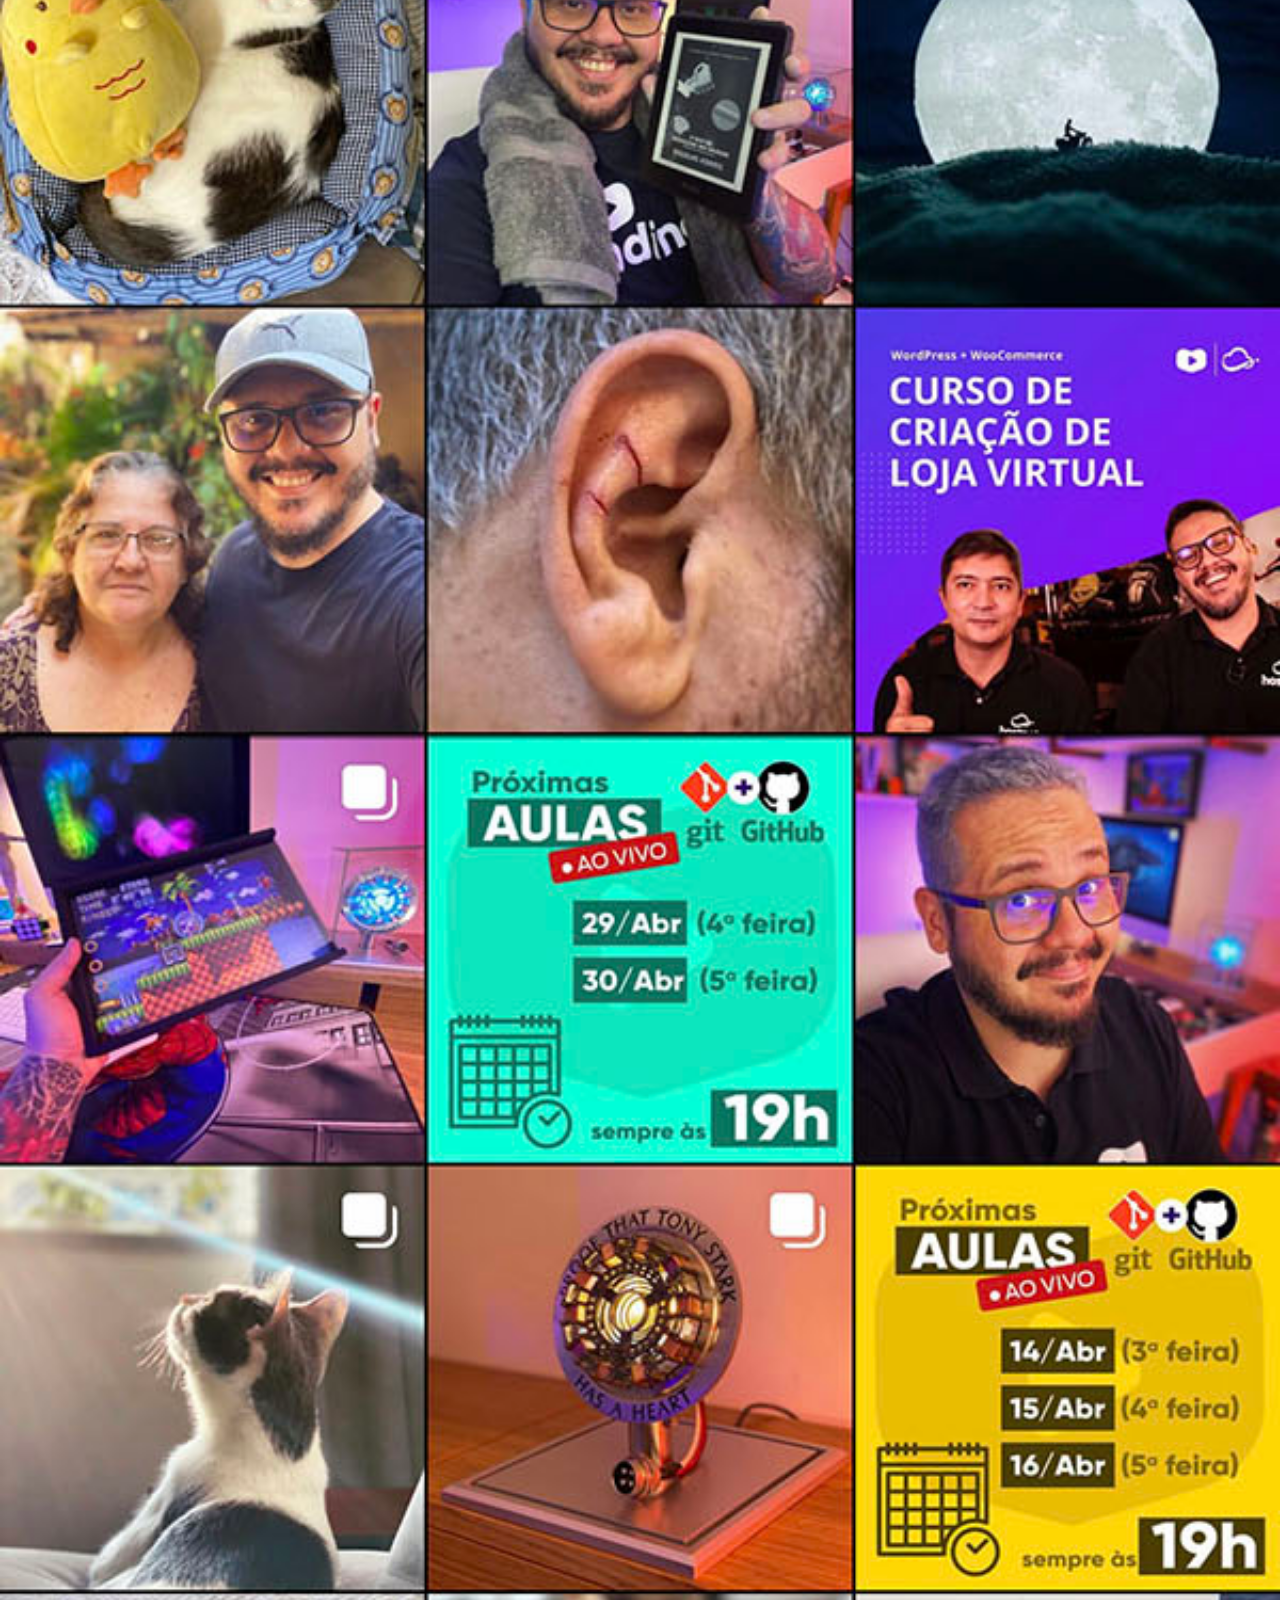
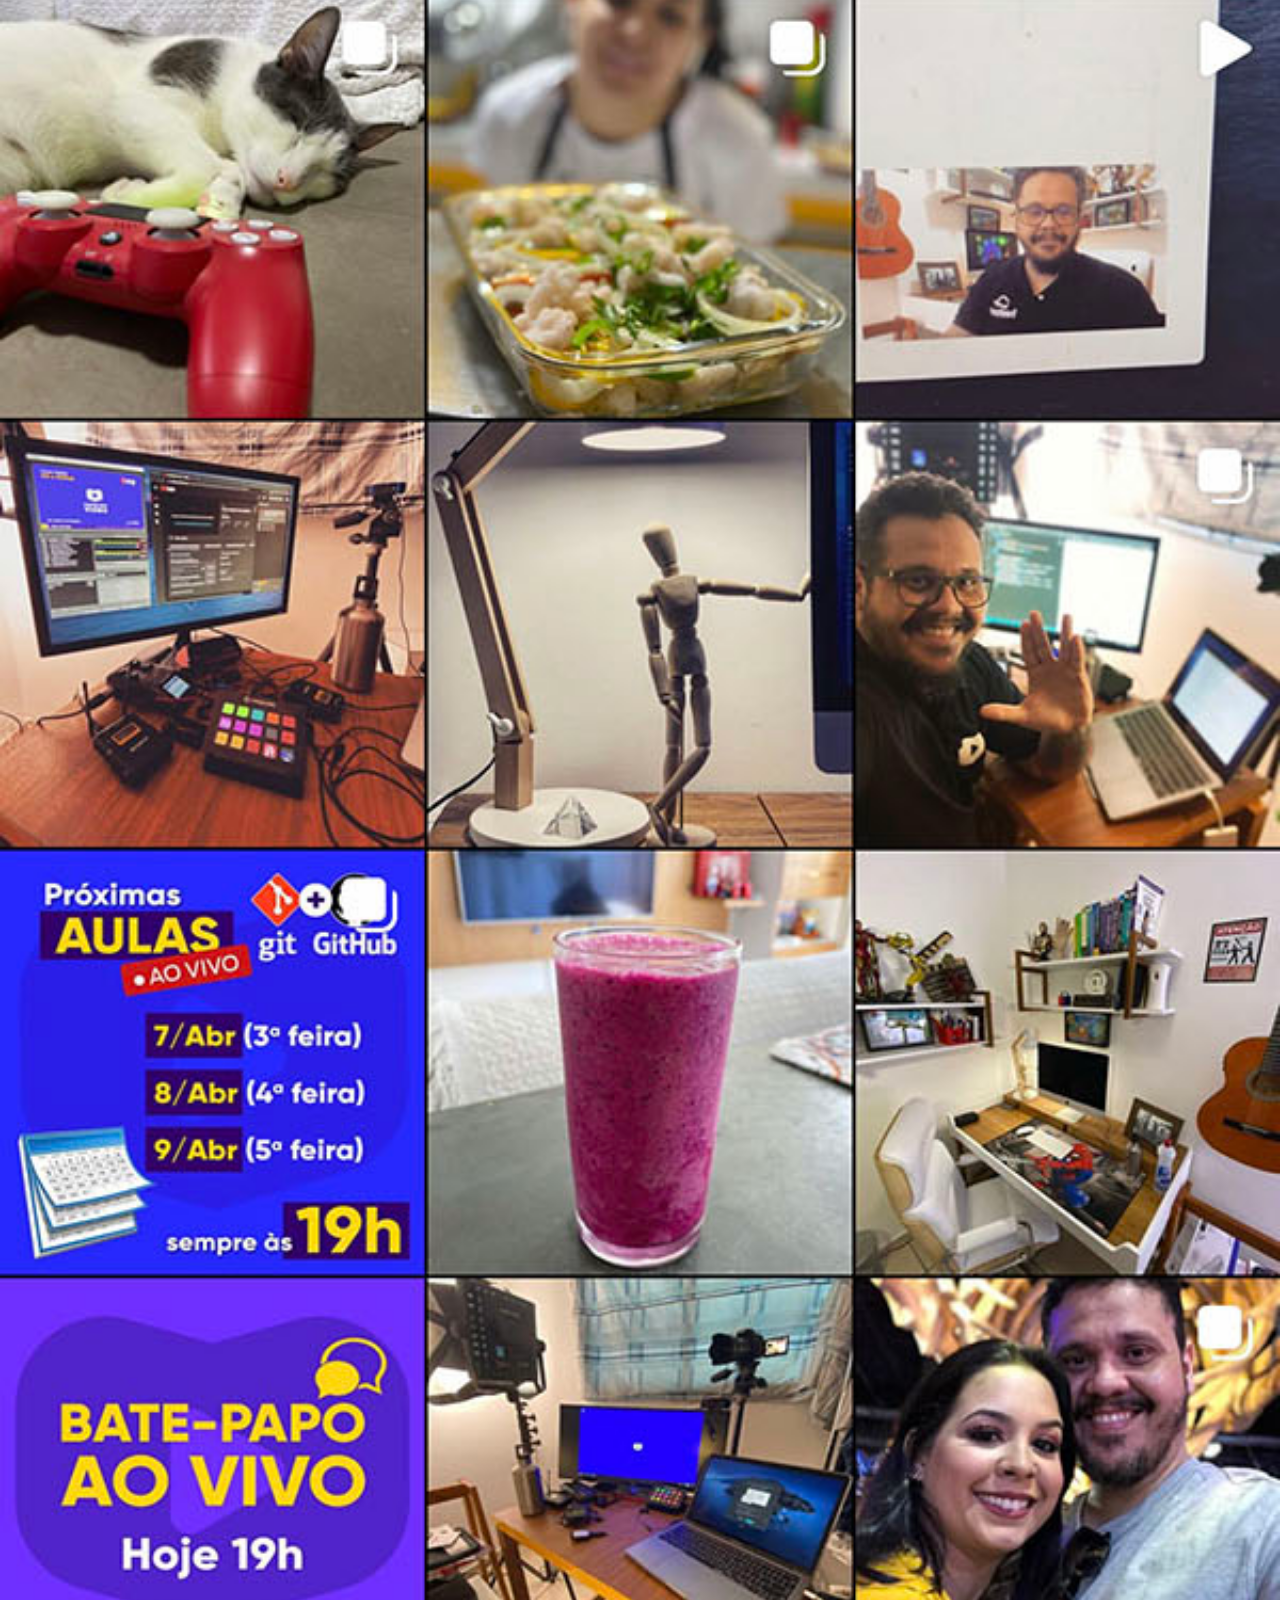
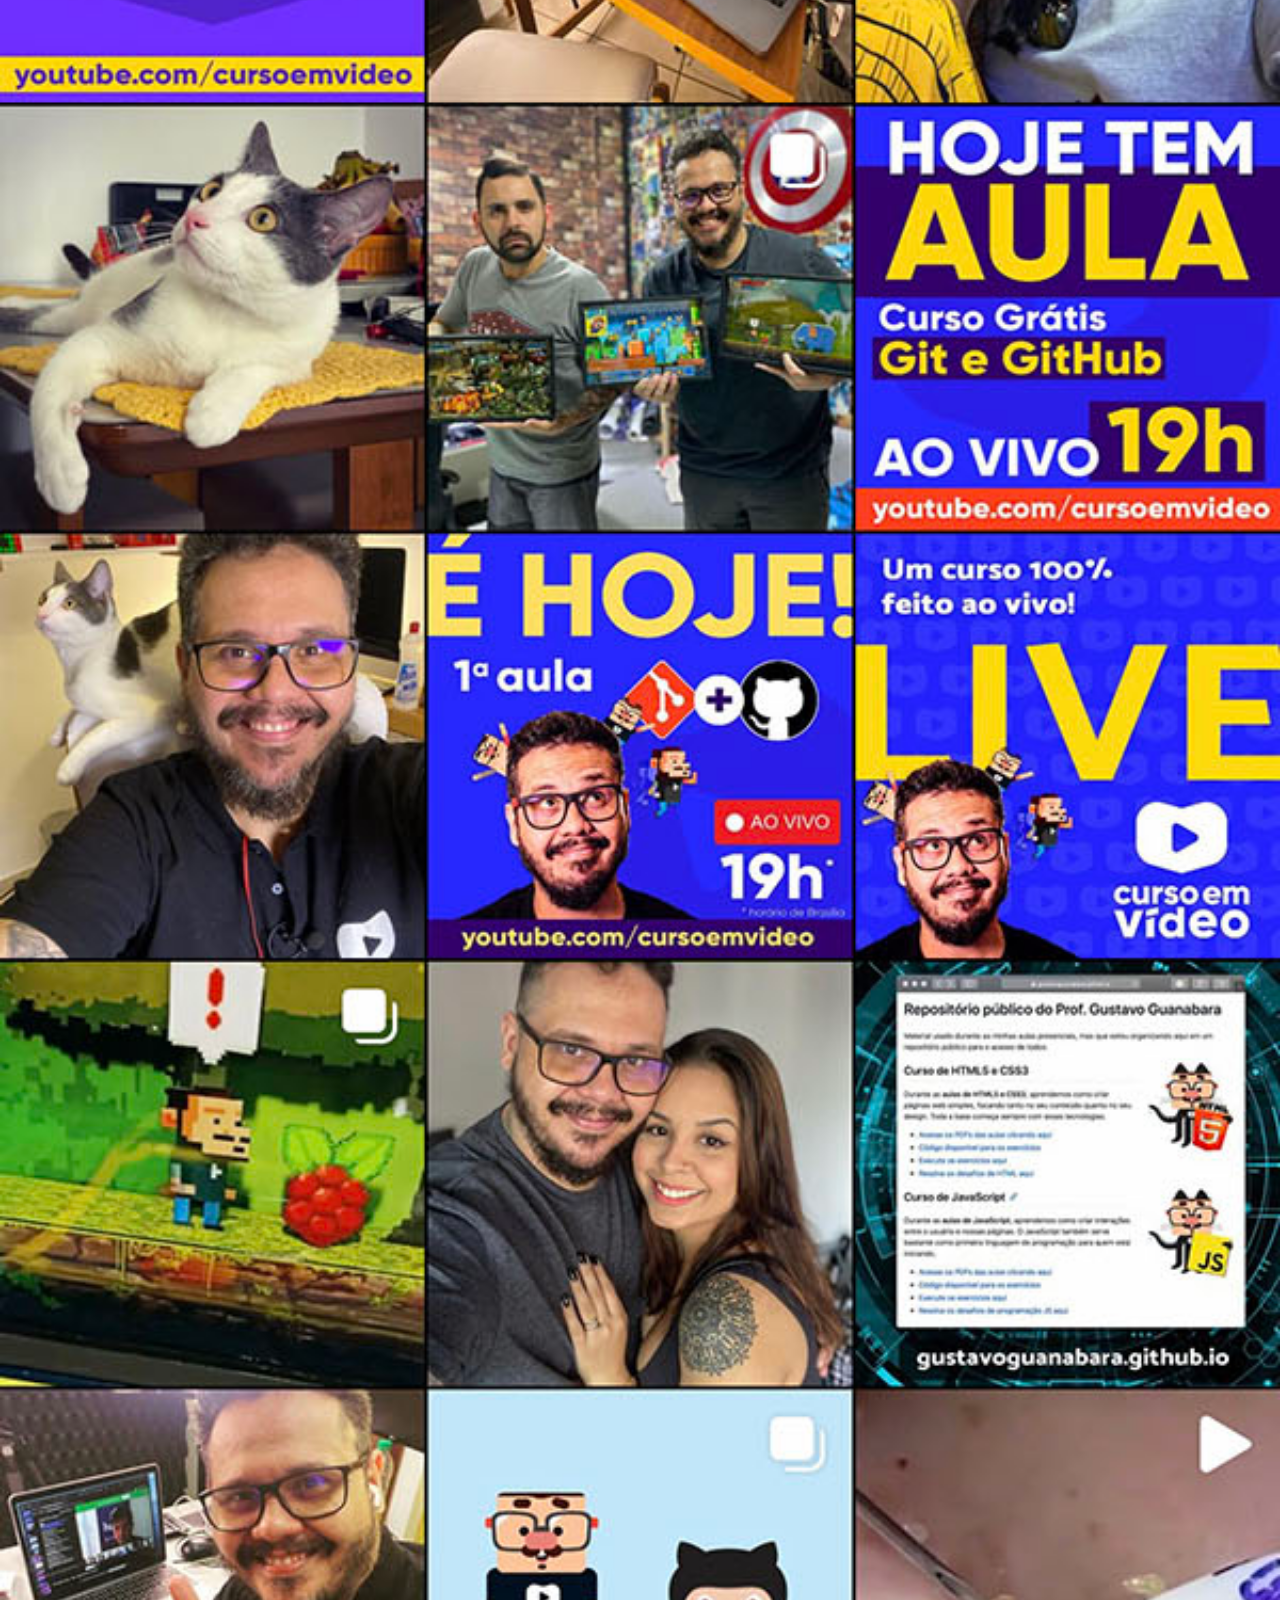
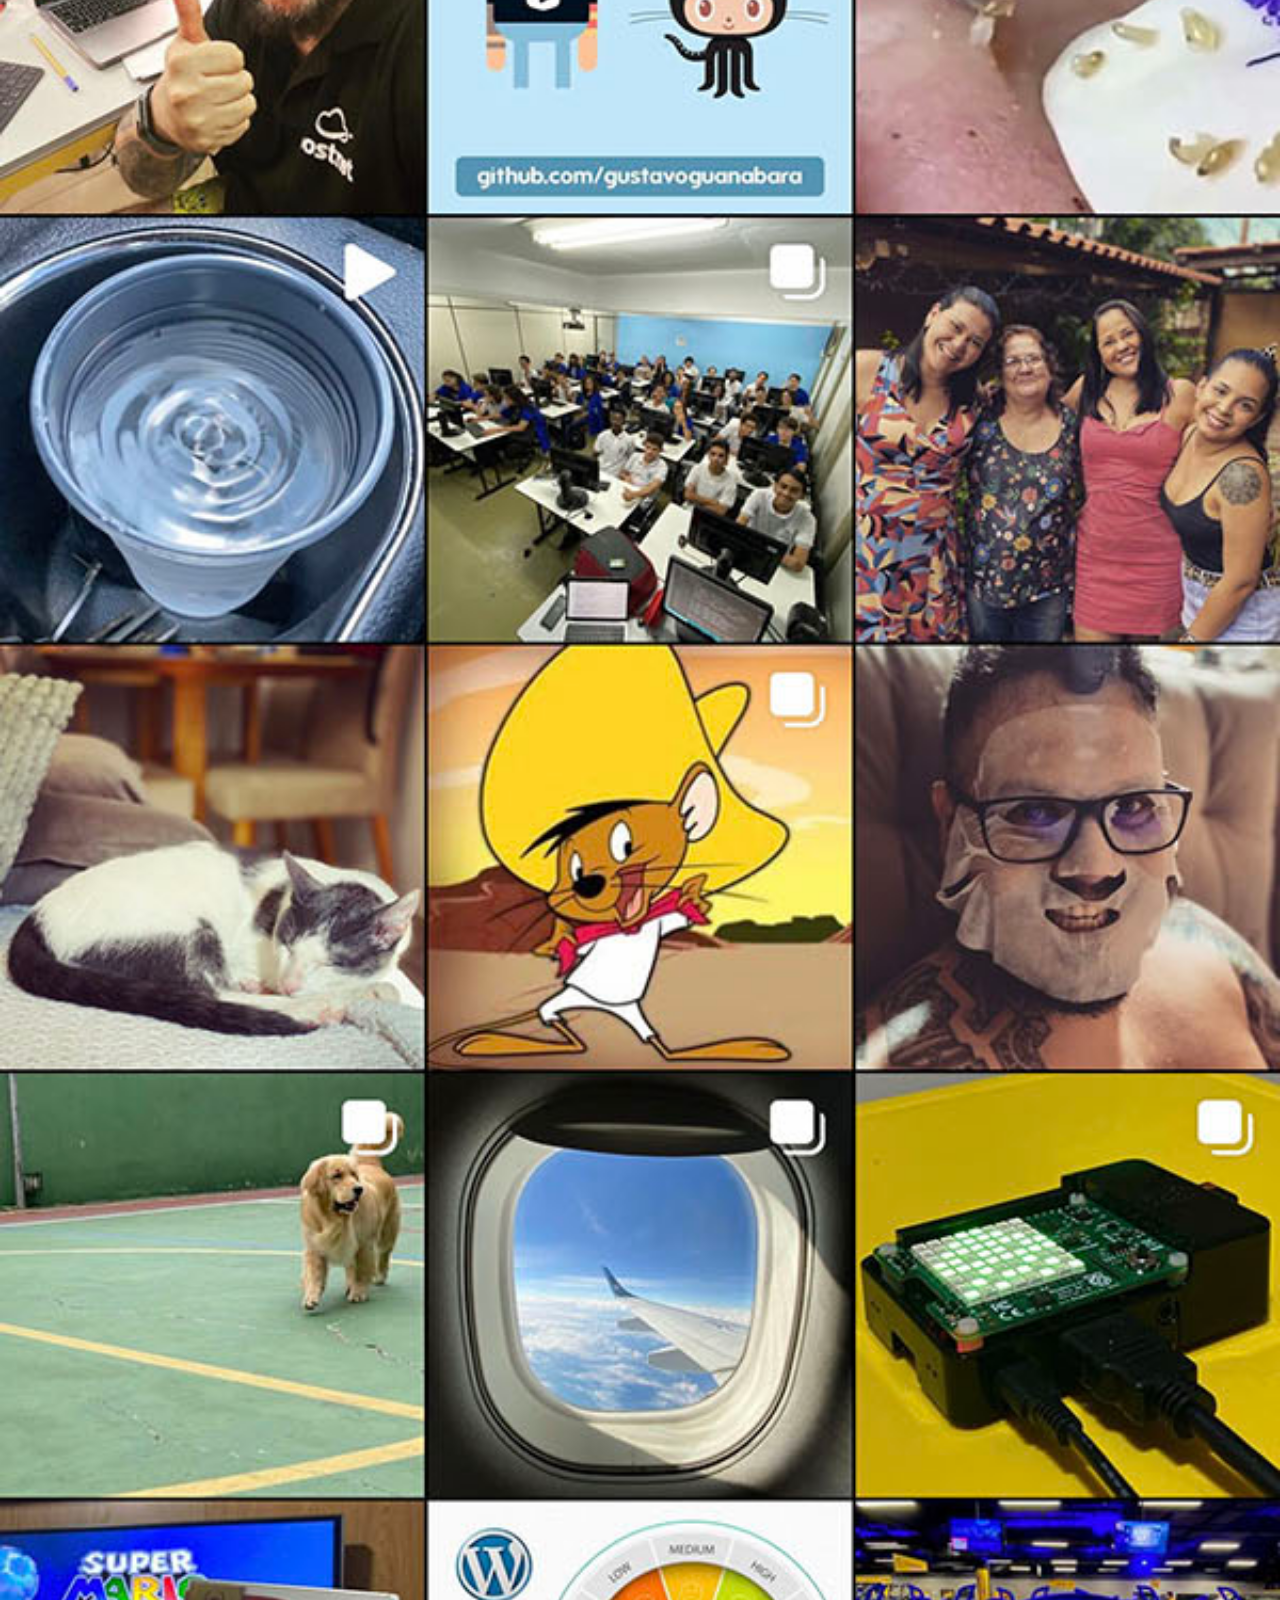
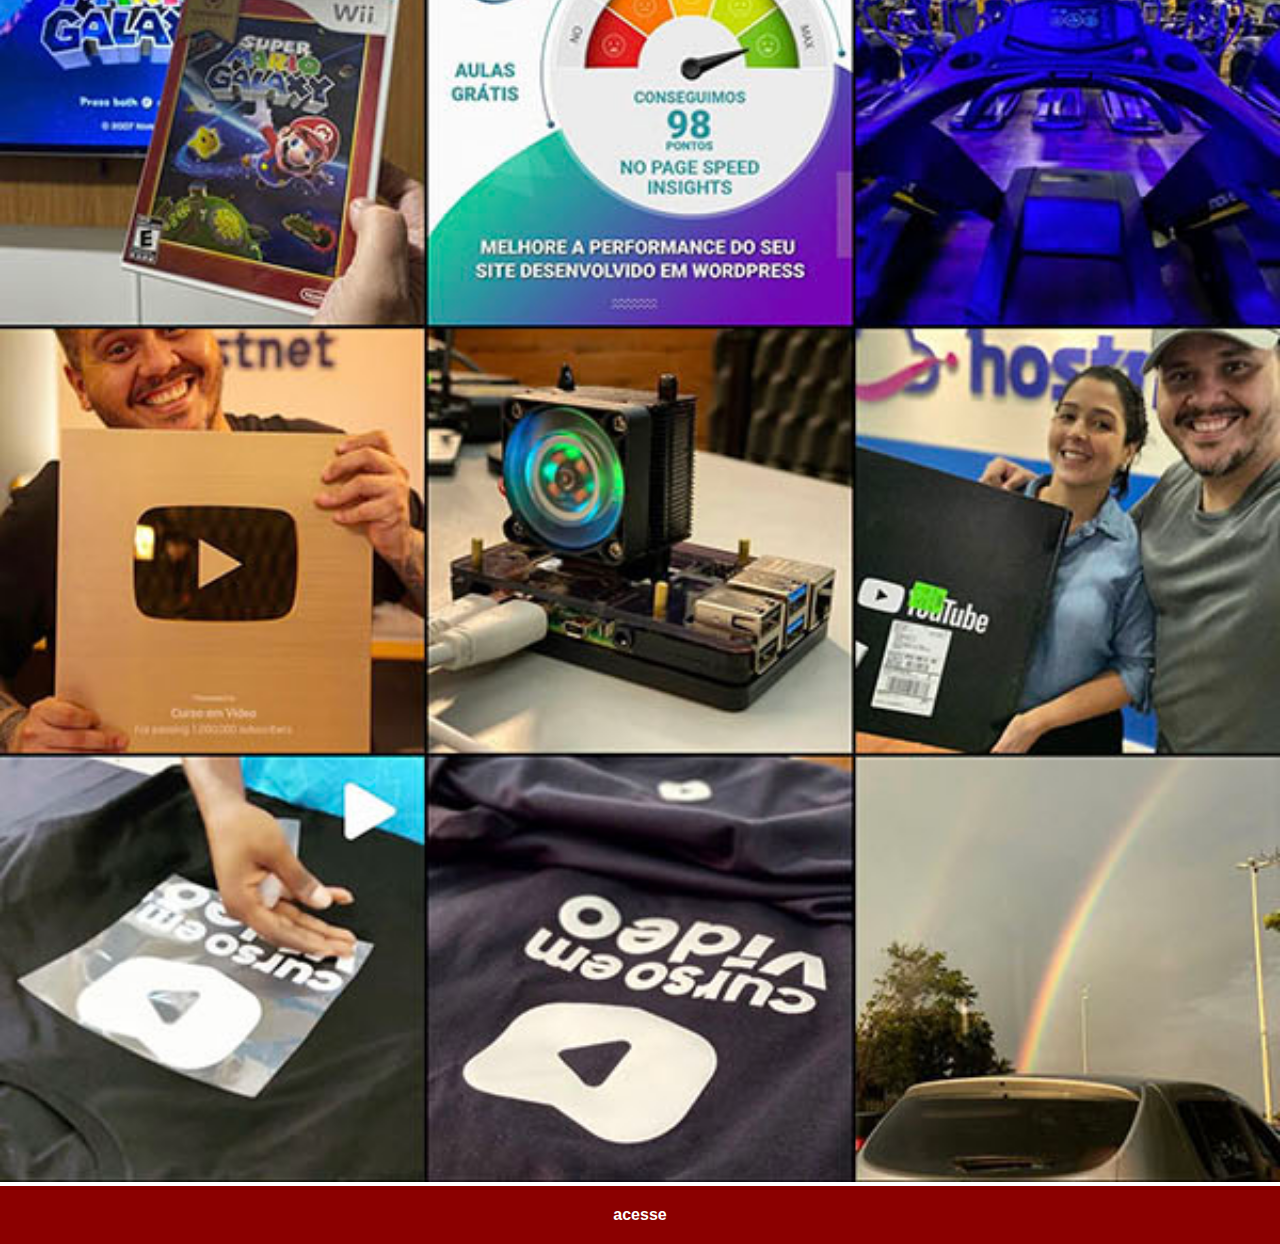
<file: instagram.html>
<!DOCTYPE html>
<html lang="pt-br">
<head>
    <meta charset="UTF-8">
    <meta http-equiv="X-UA-Compatible" content="IE=edge">
    <meta name="viewport" content="width=device-width, initial-scale=1.0">
    <link rel="stylesheet" href="estilo/social.css">
    <title>Document</title>
</head>
<body>
    <img src="imagens/tela-instagram.jpg" alt="instagram">
    <a href="https://www.instagram.com/gustavoguanabara" target="_blank">acesse</a>
</body>
</html>
</file>
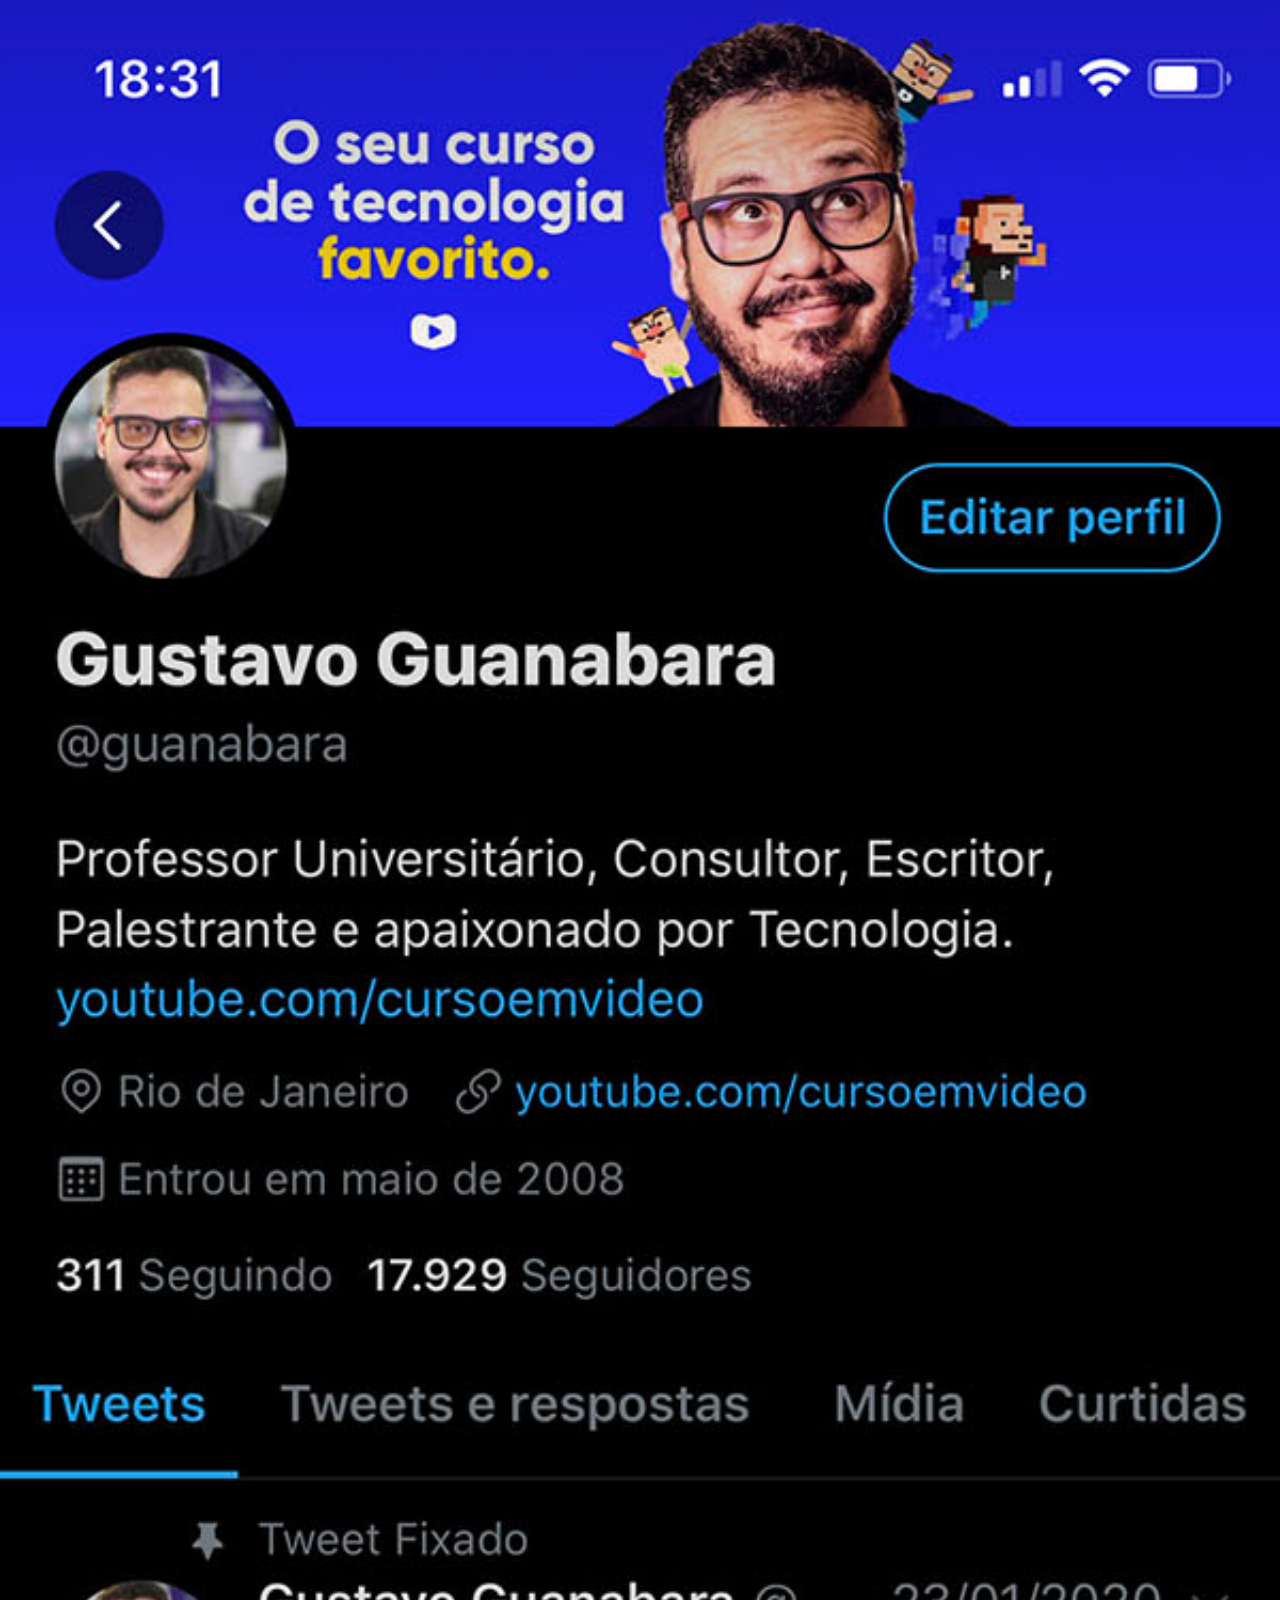
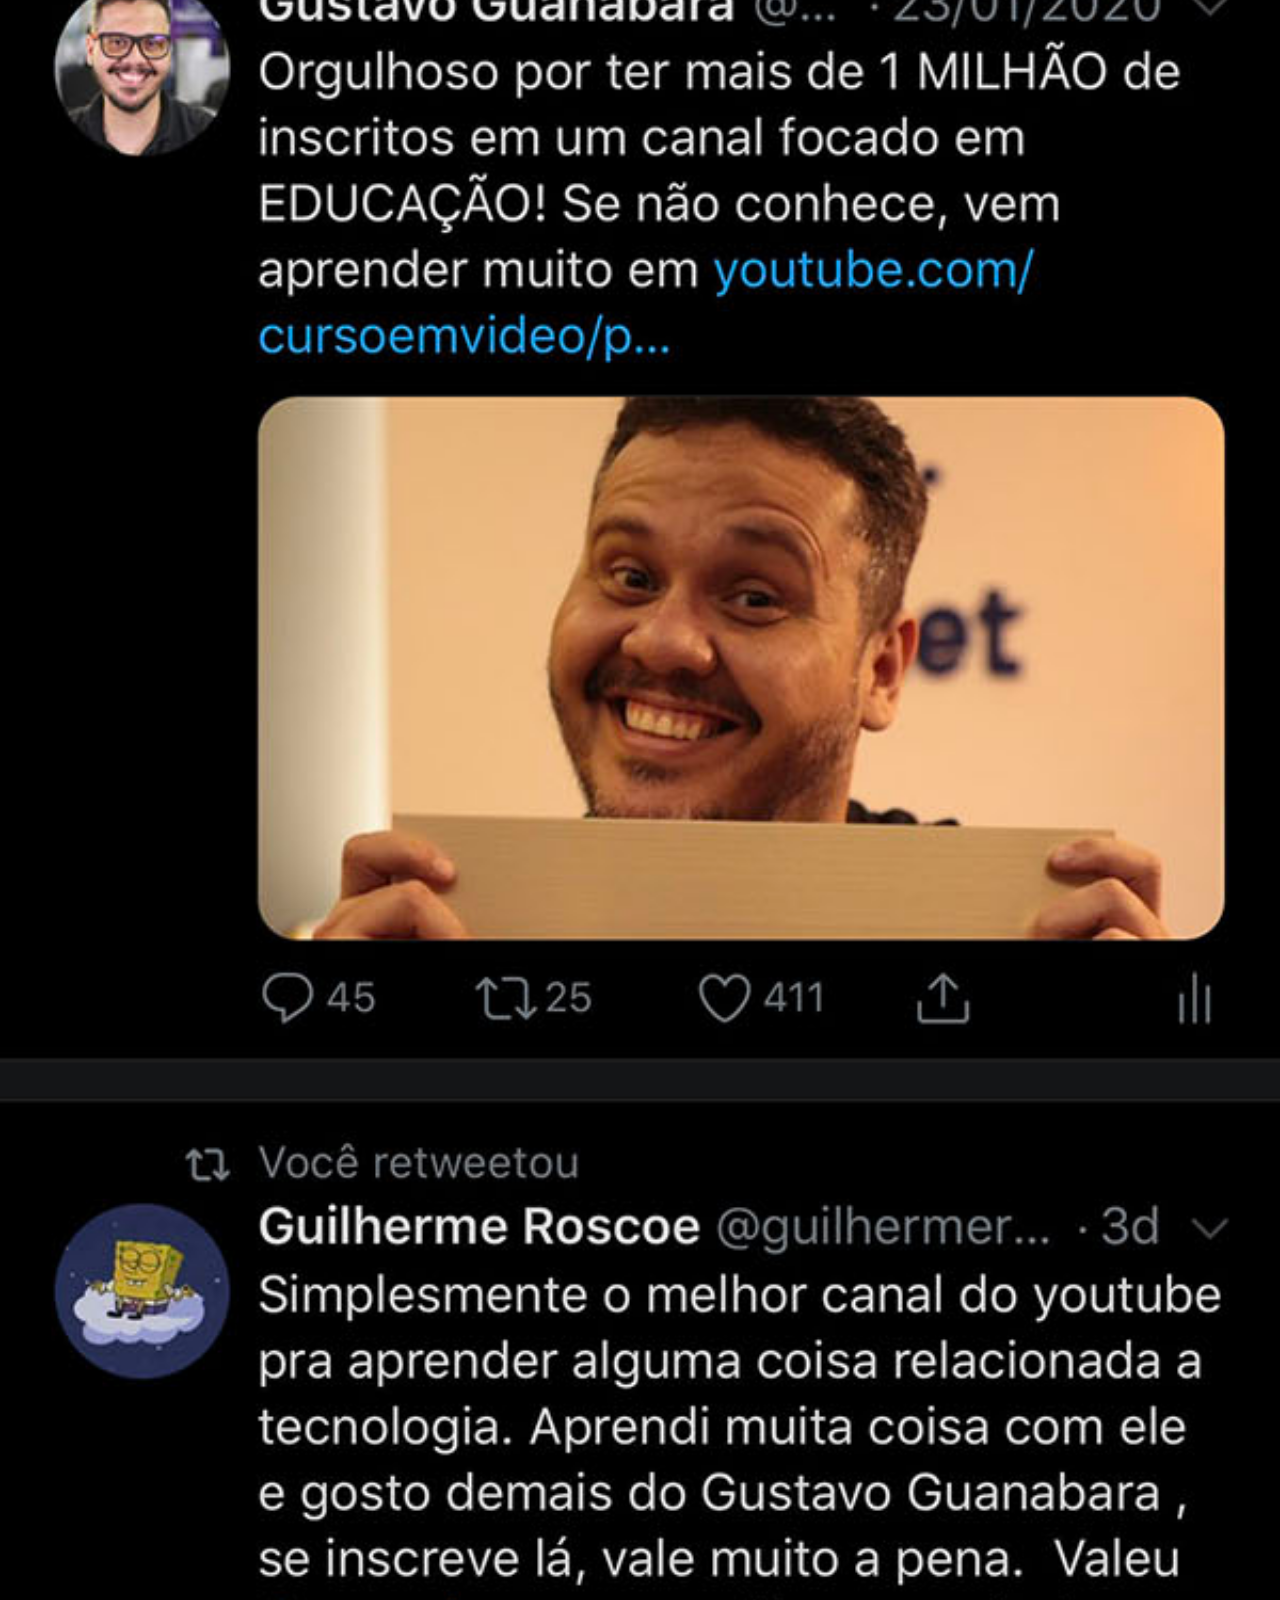
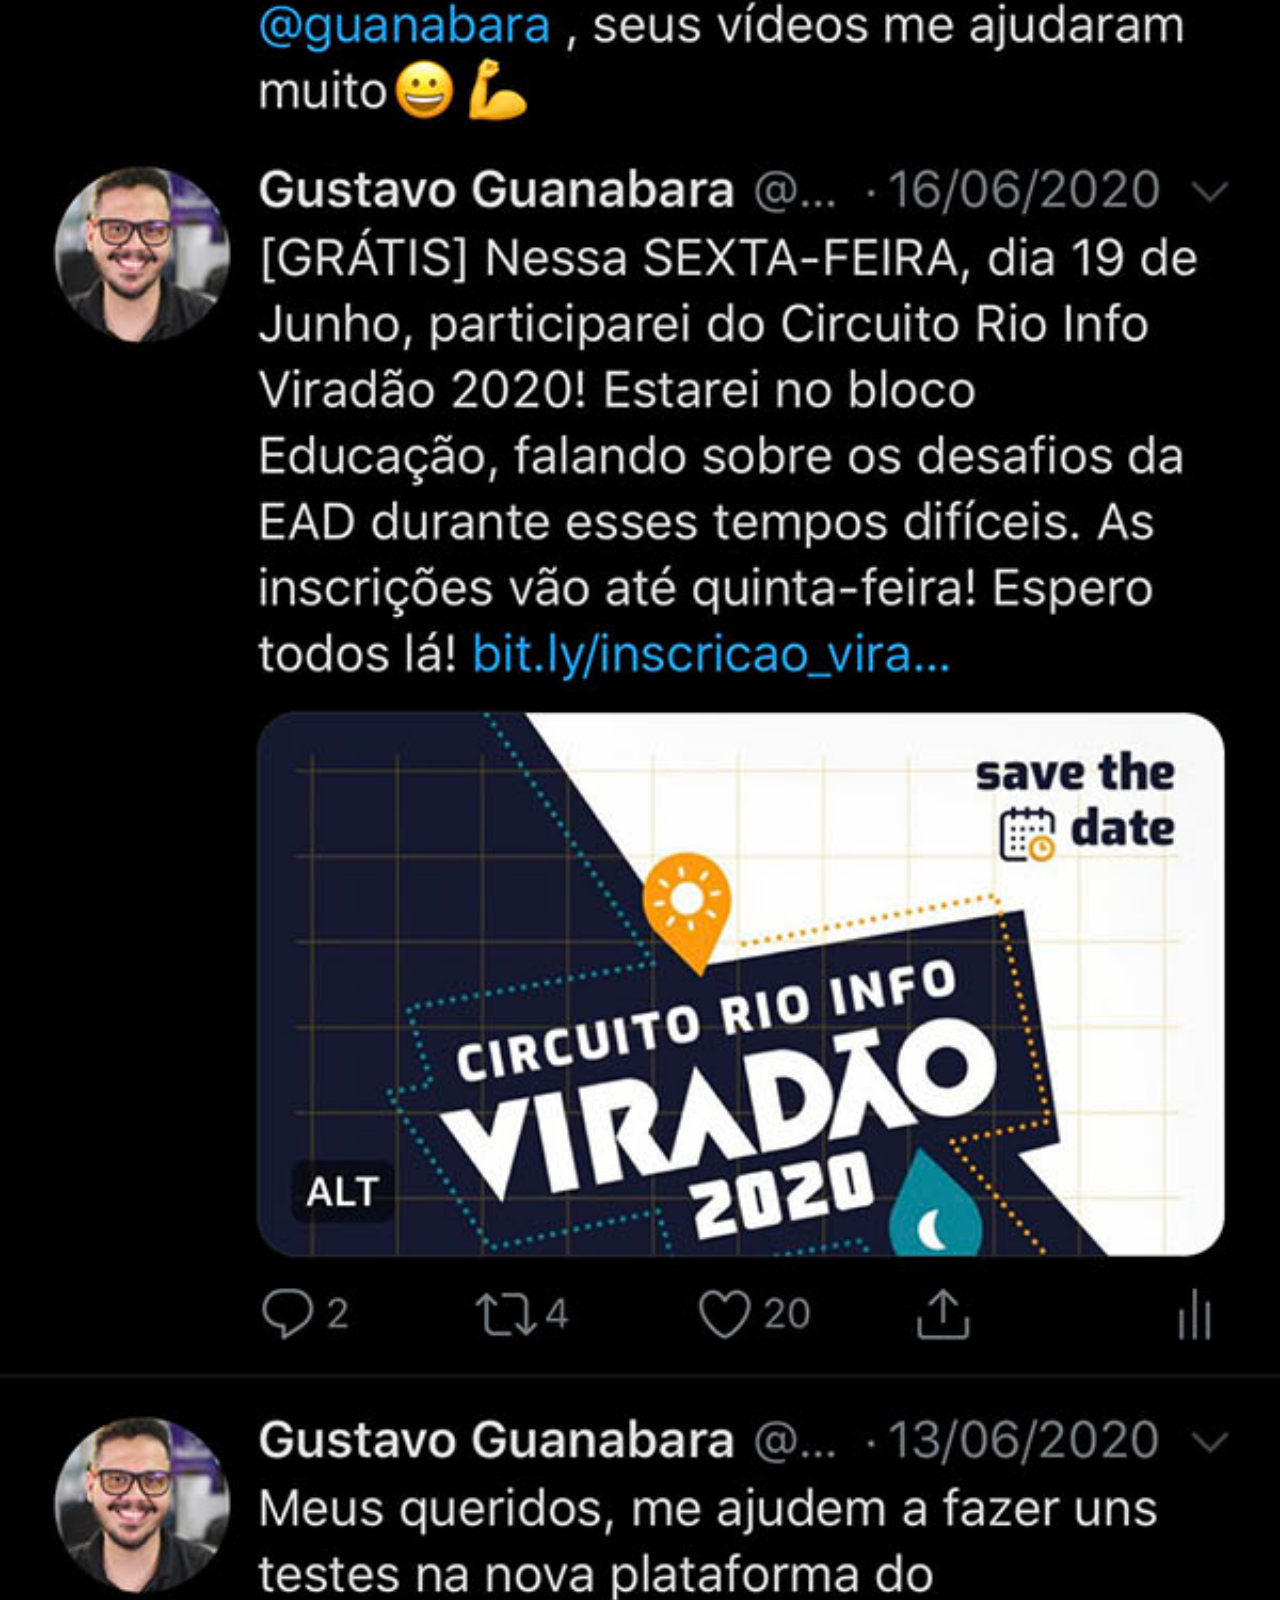
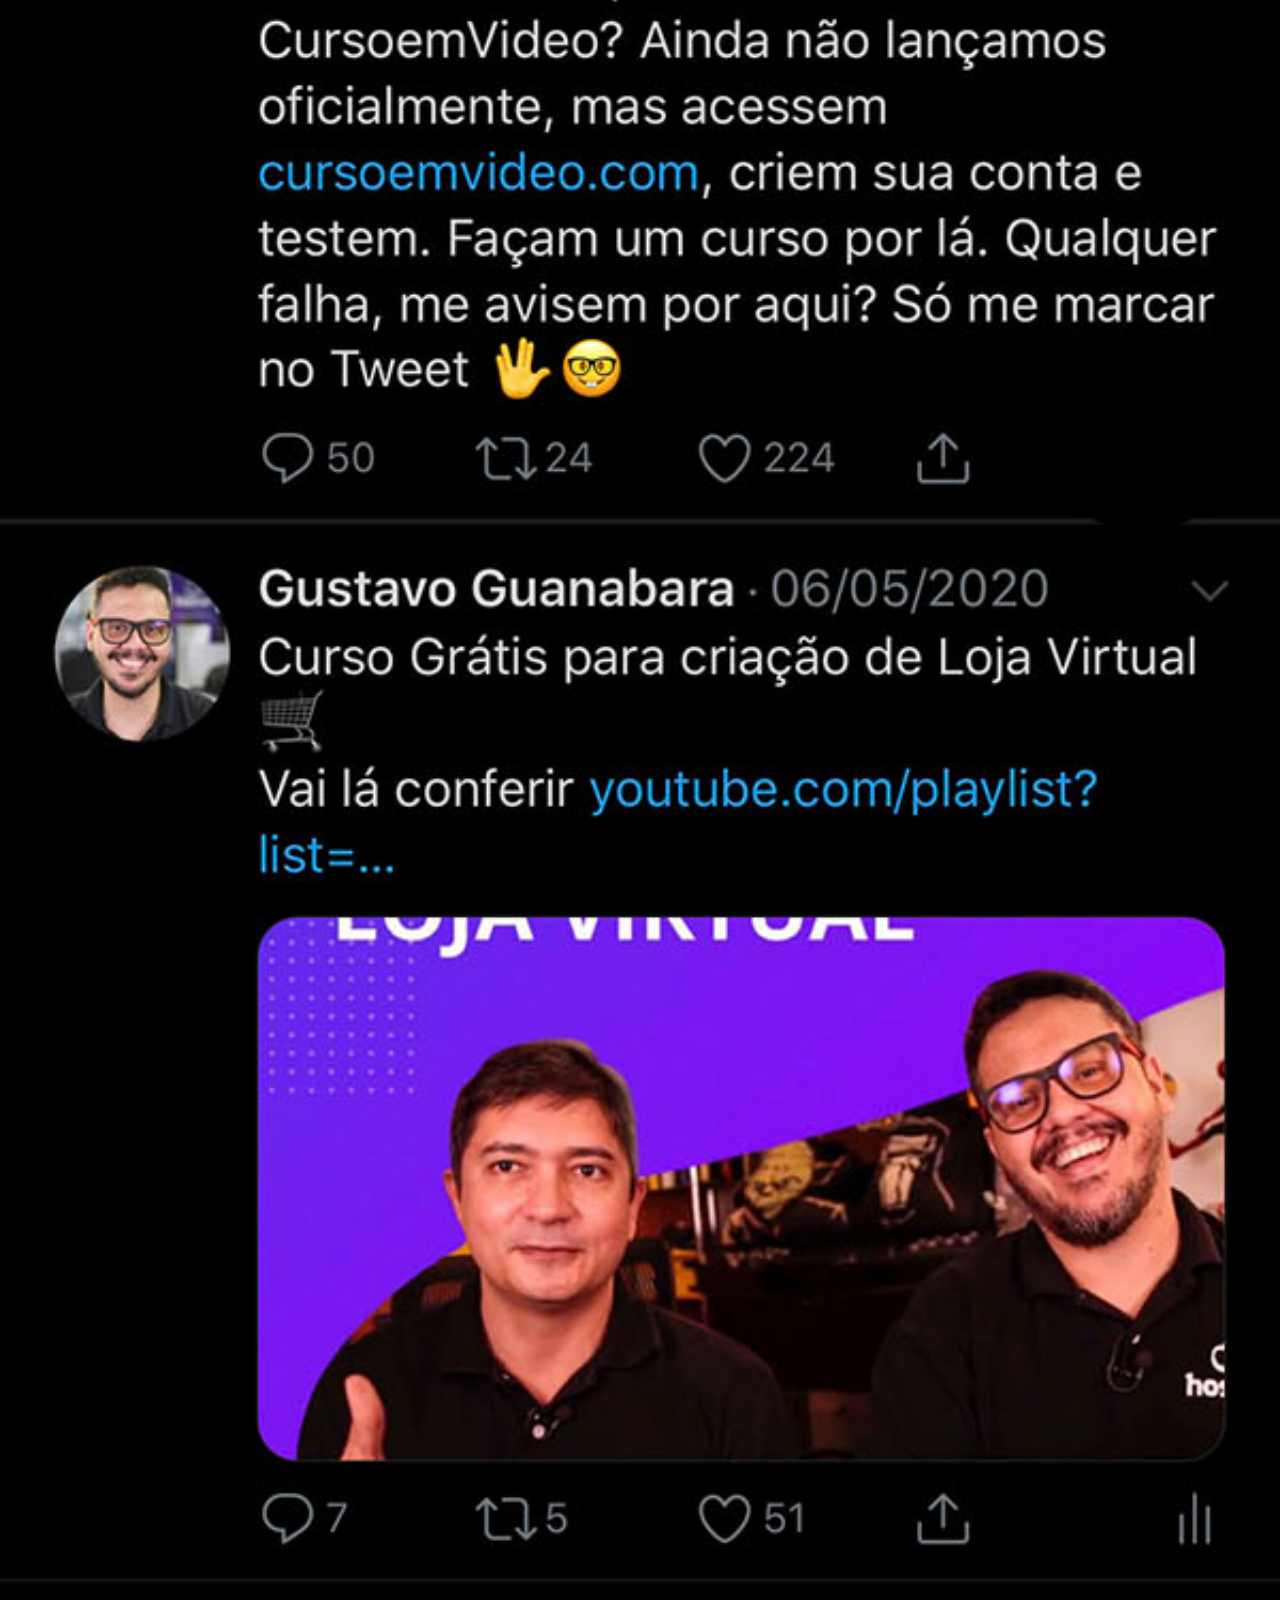
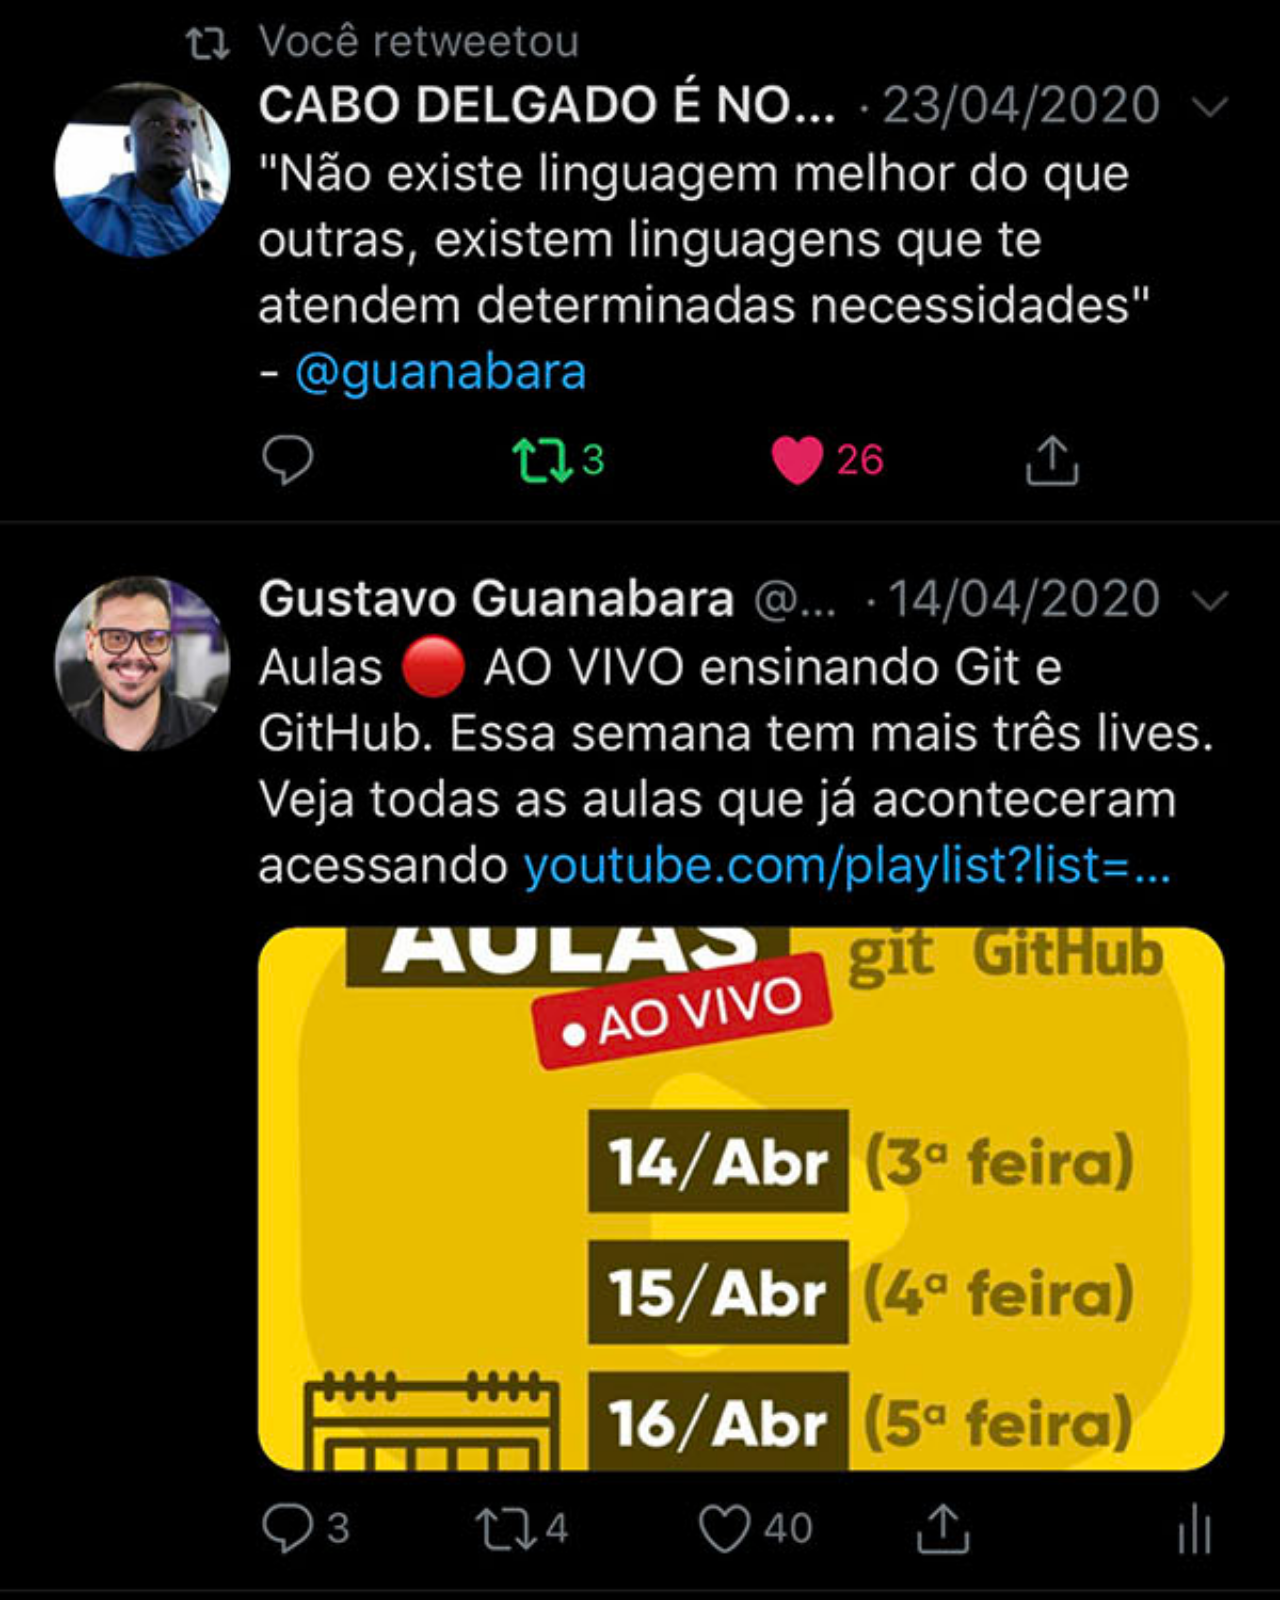
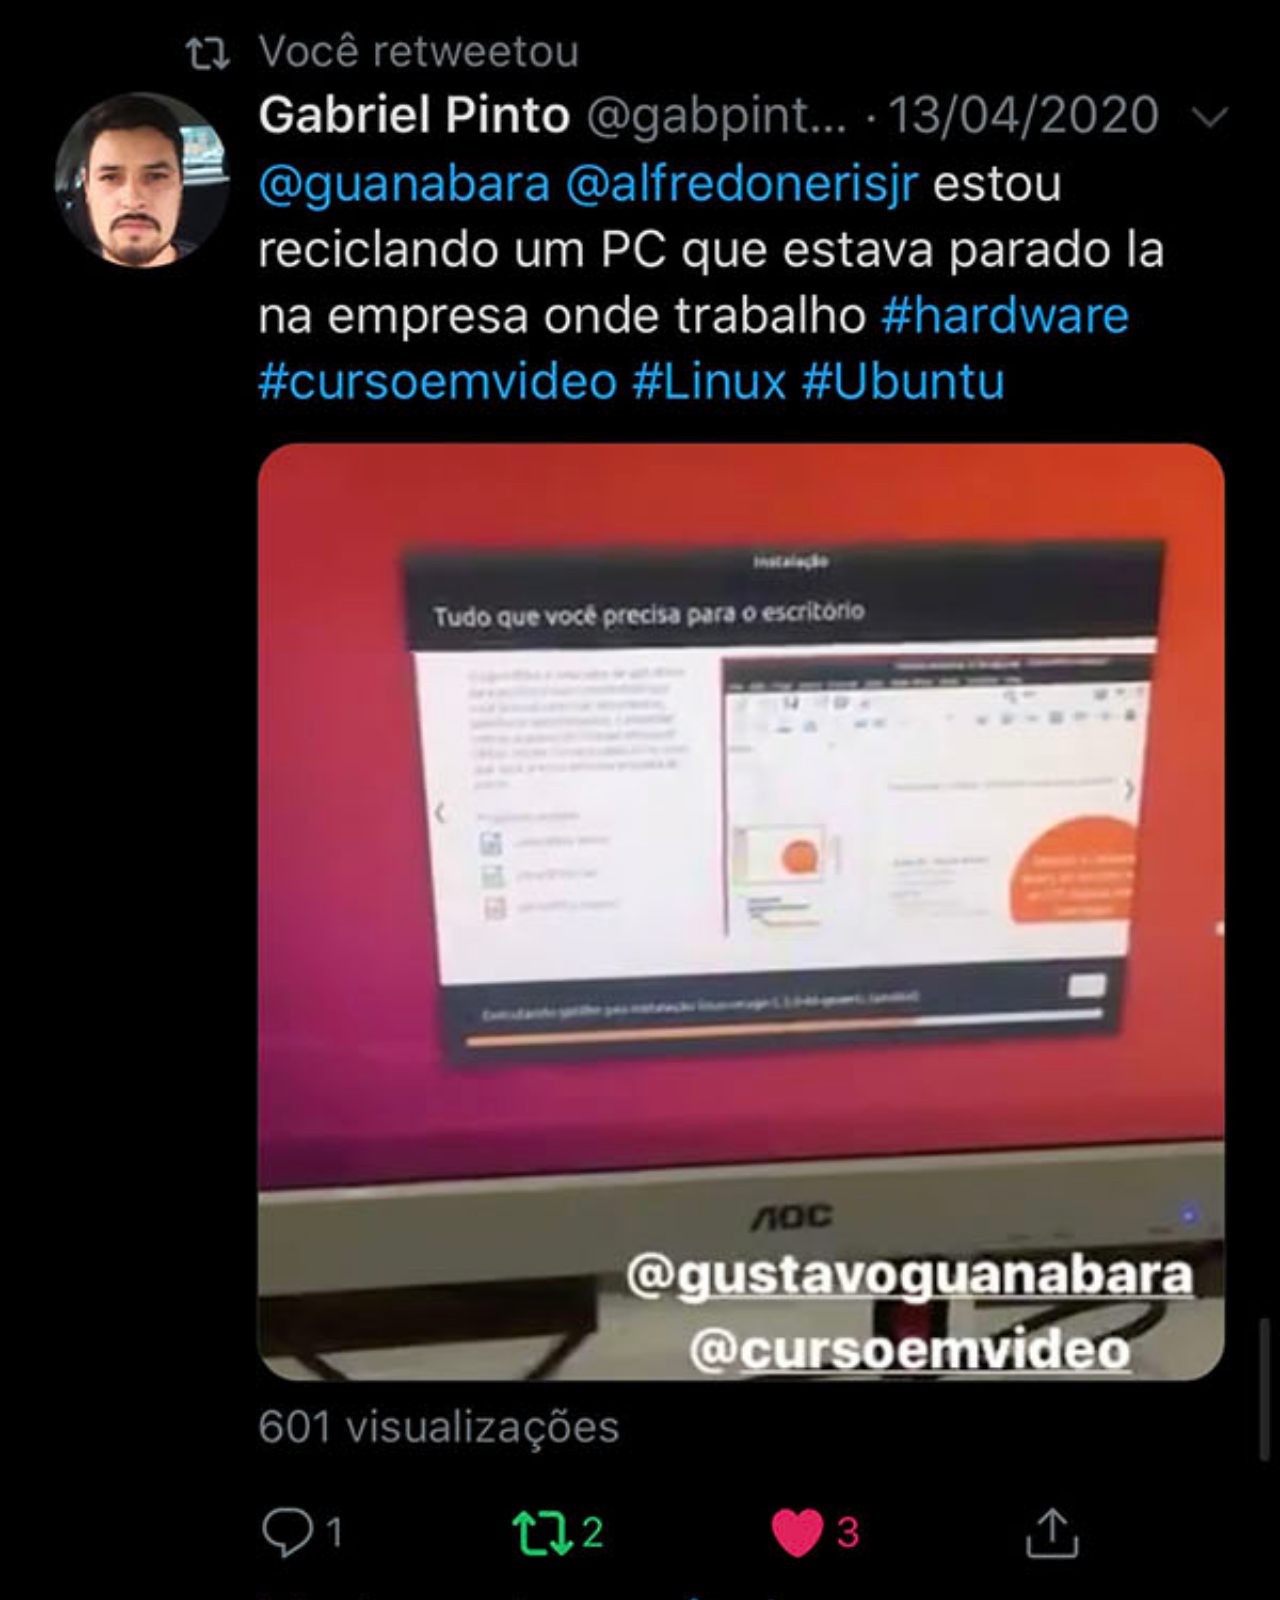
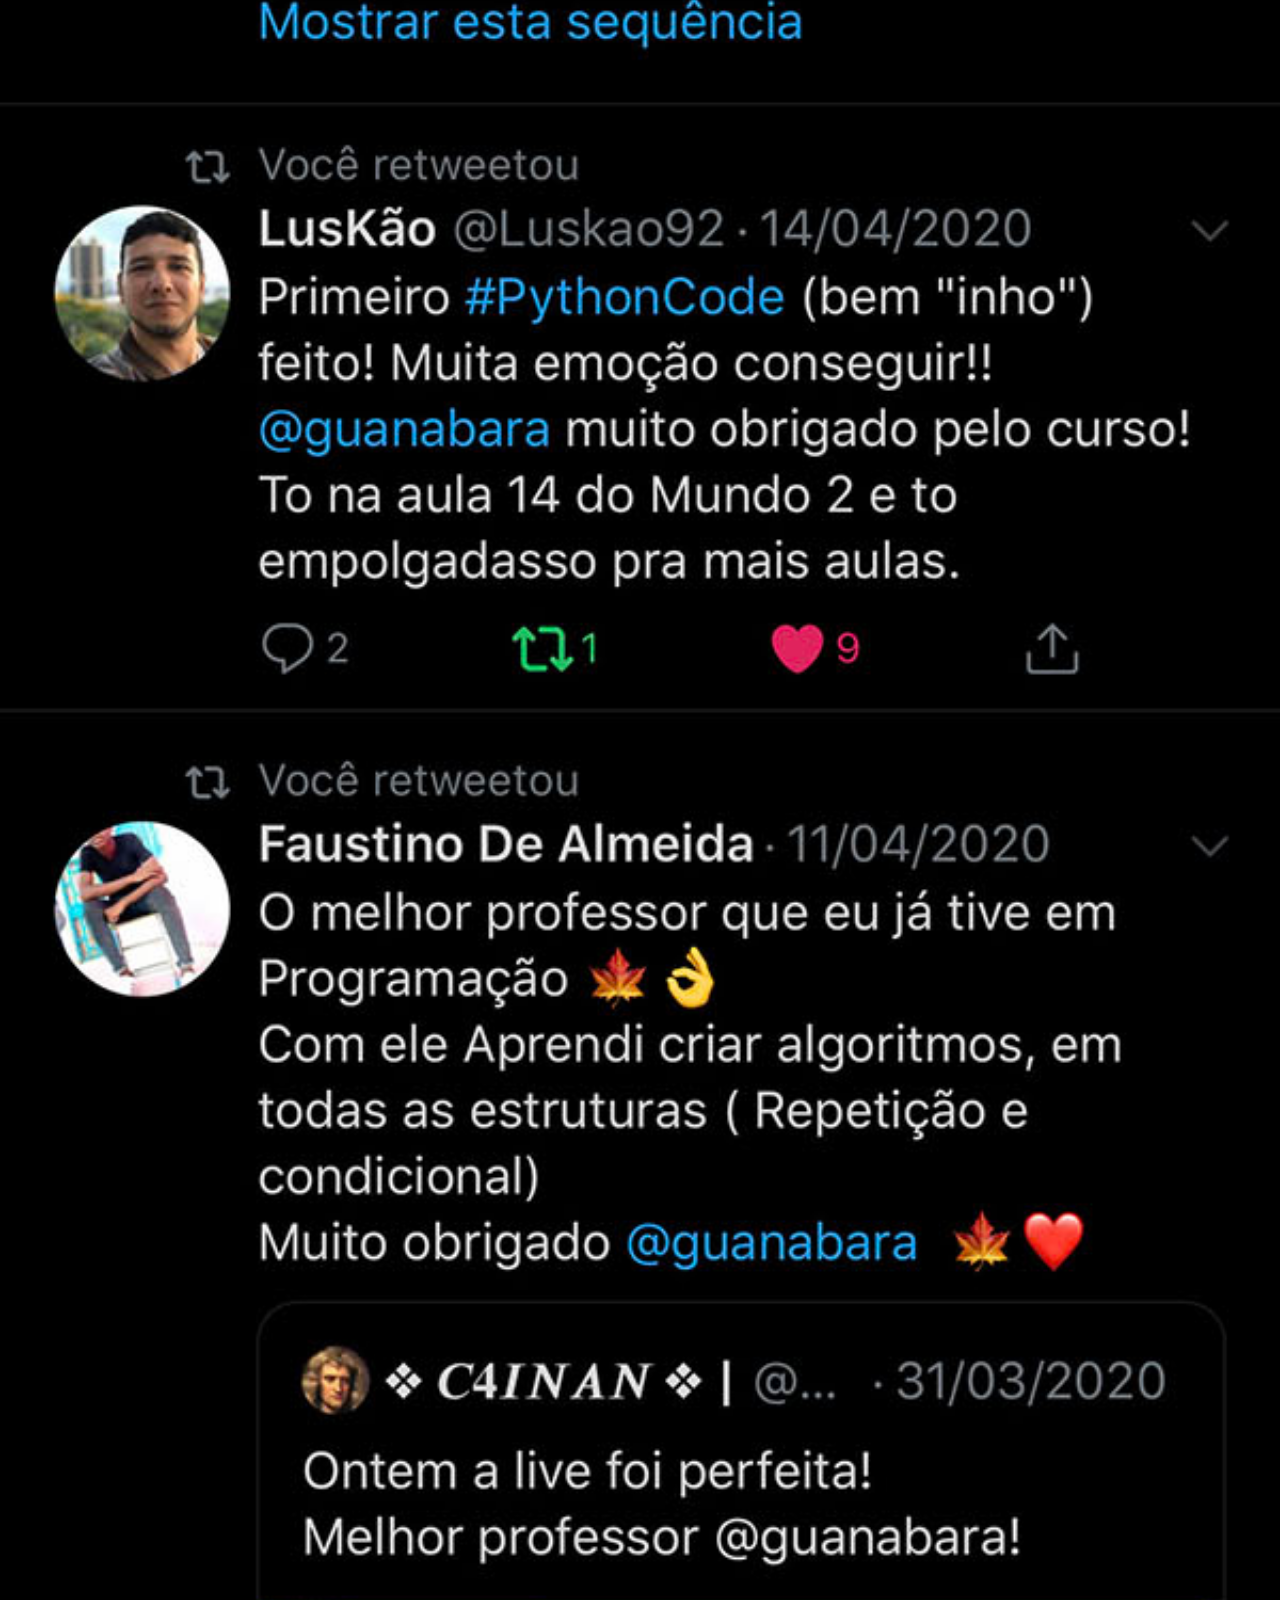
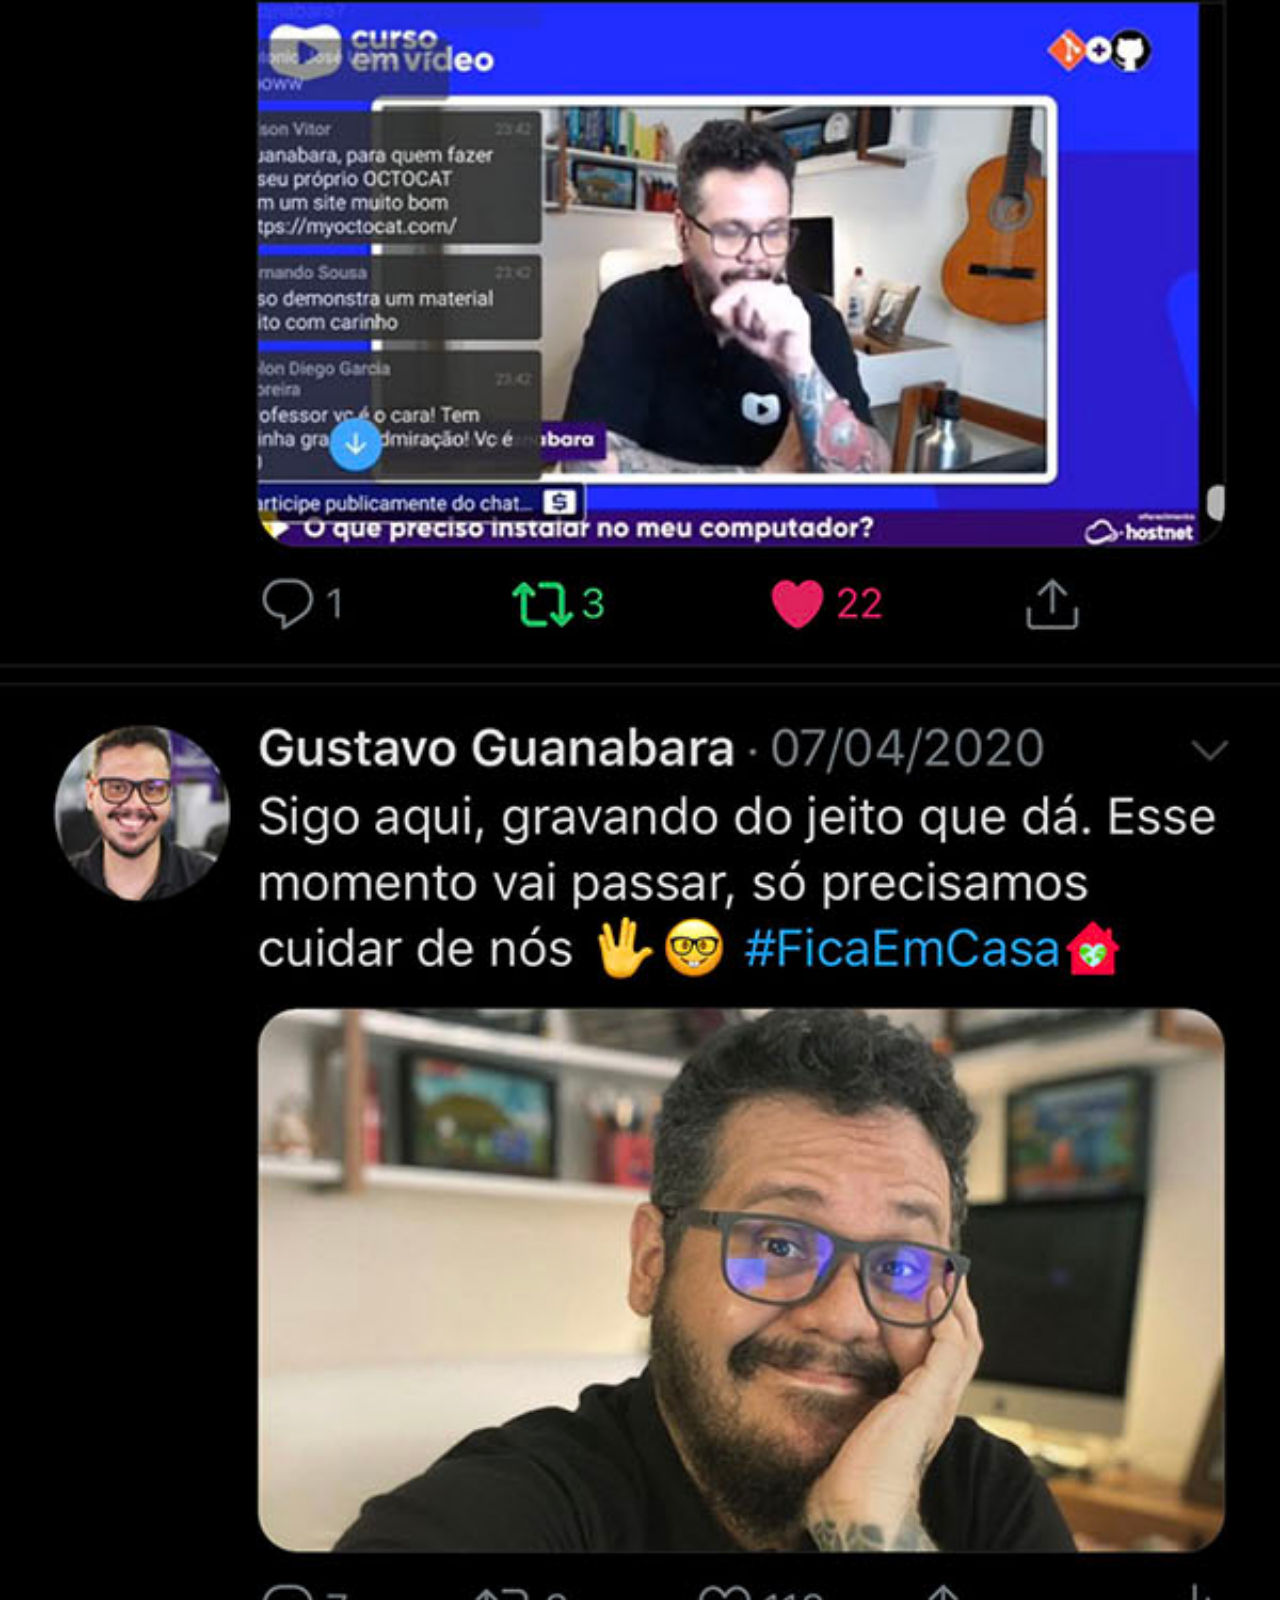
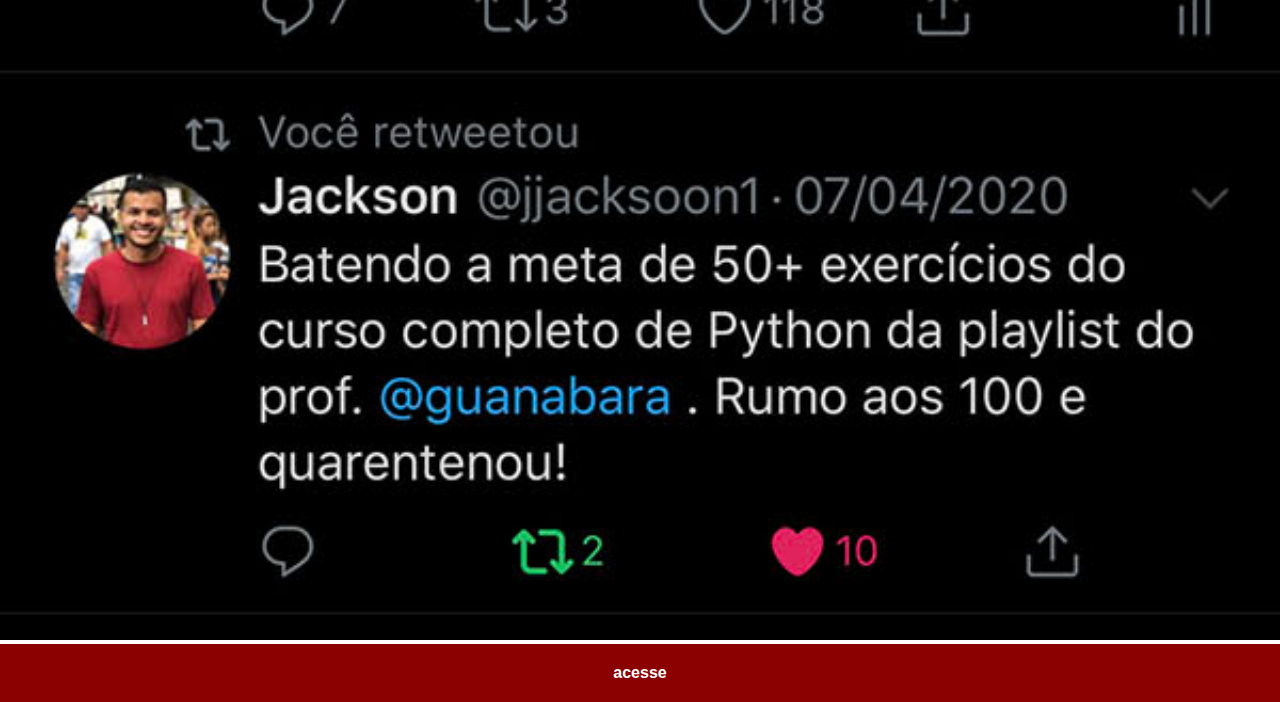
<file: twitter.html>
<!DOCTYPE html>
<html lang="pt-br">
<head>
    <meta charset="UTF-8">
    <meta http-equiv="X-UA-Compatible" content="IE=edge">
    <meta name="viewport" content="width=device-width, initial-scale=1.0">
    <link rel="stylesheet" href="estilo/social.css">
    <title>Document</title>
</head>
<body>
    <img src="imagens/tela-twitter.jpg" alt="twitter">
    <a href="https://www.twitter.com/guanabara" target="_blank">acesse</a>
</body>
</html>
</file>
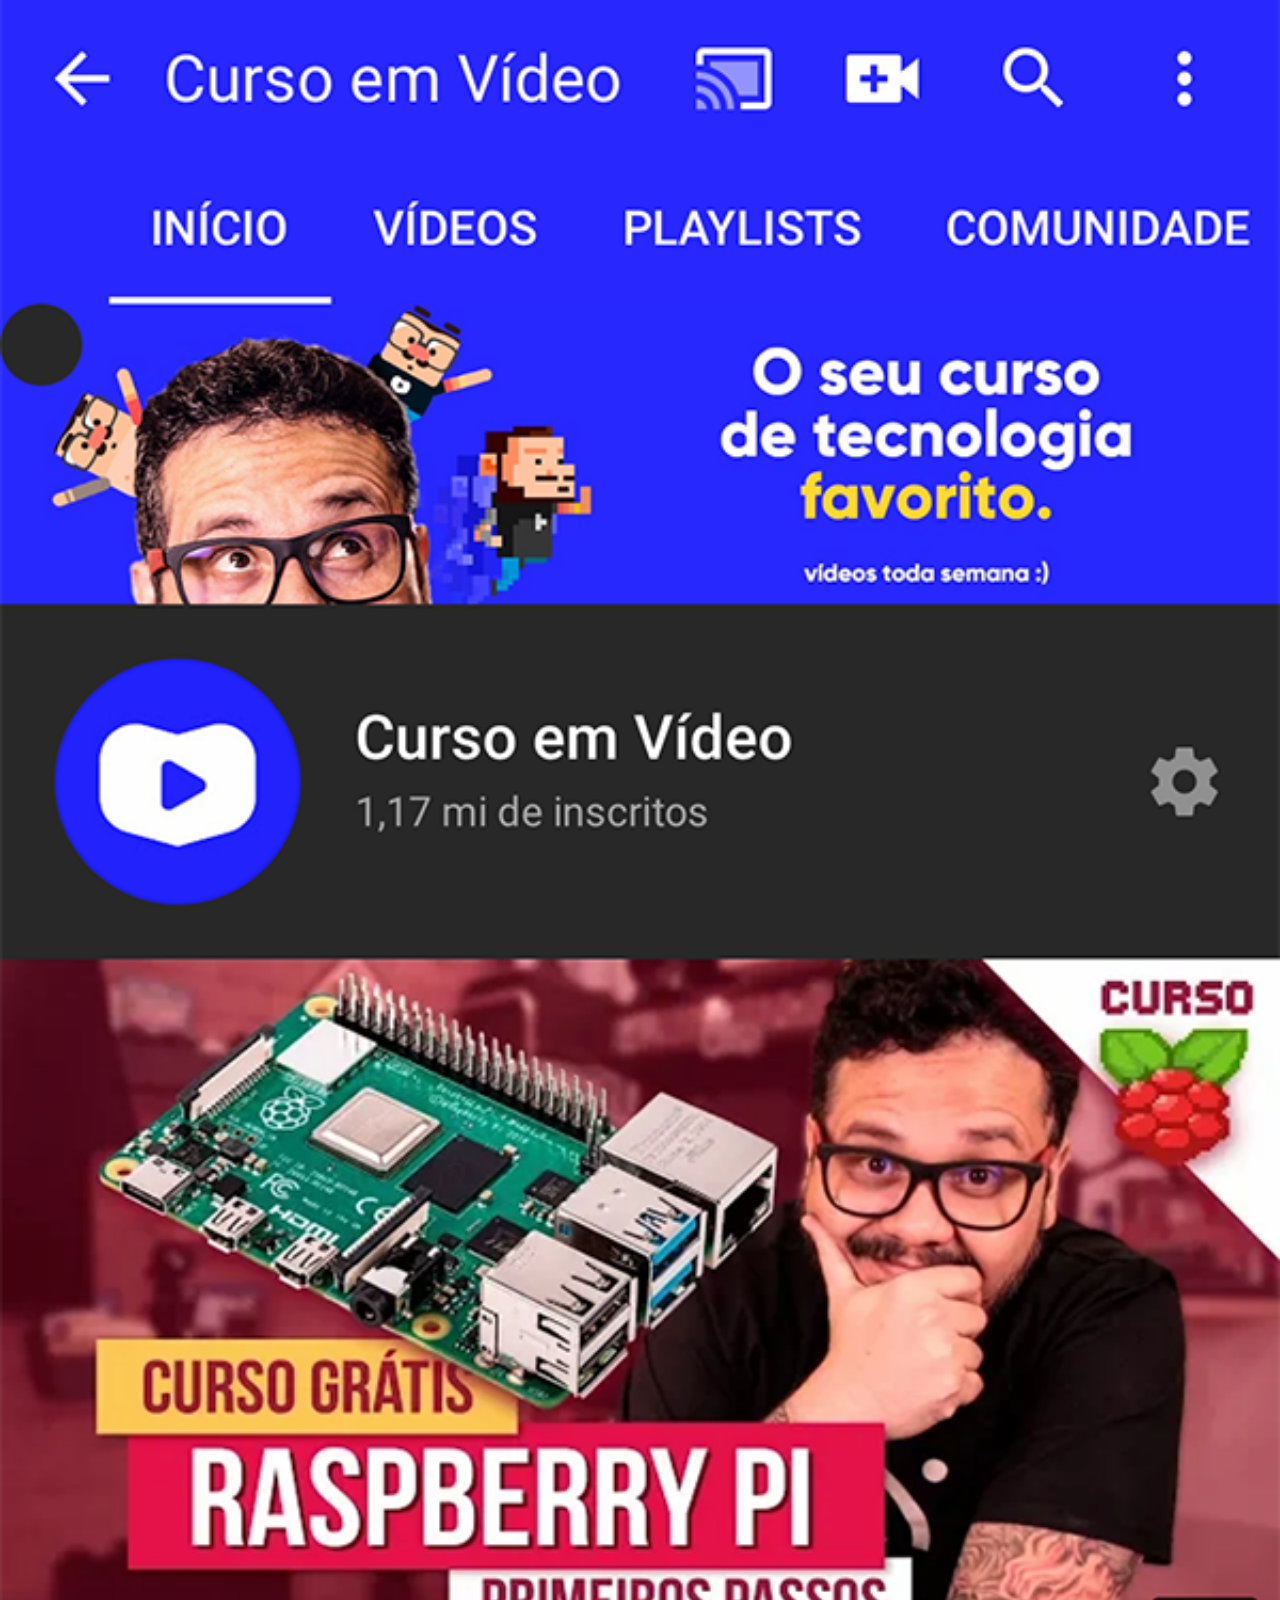
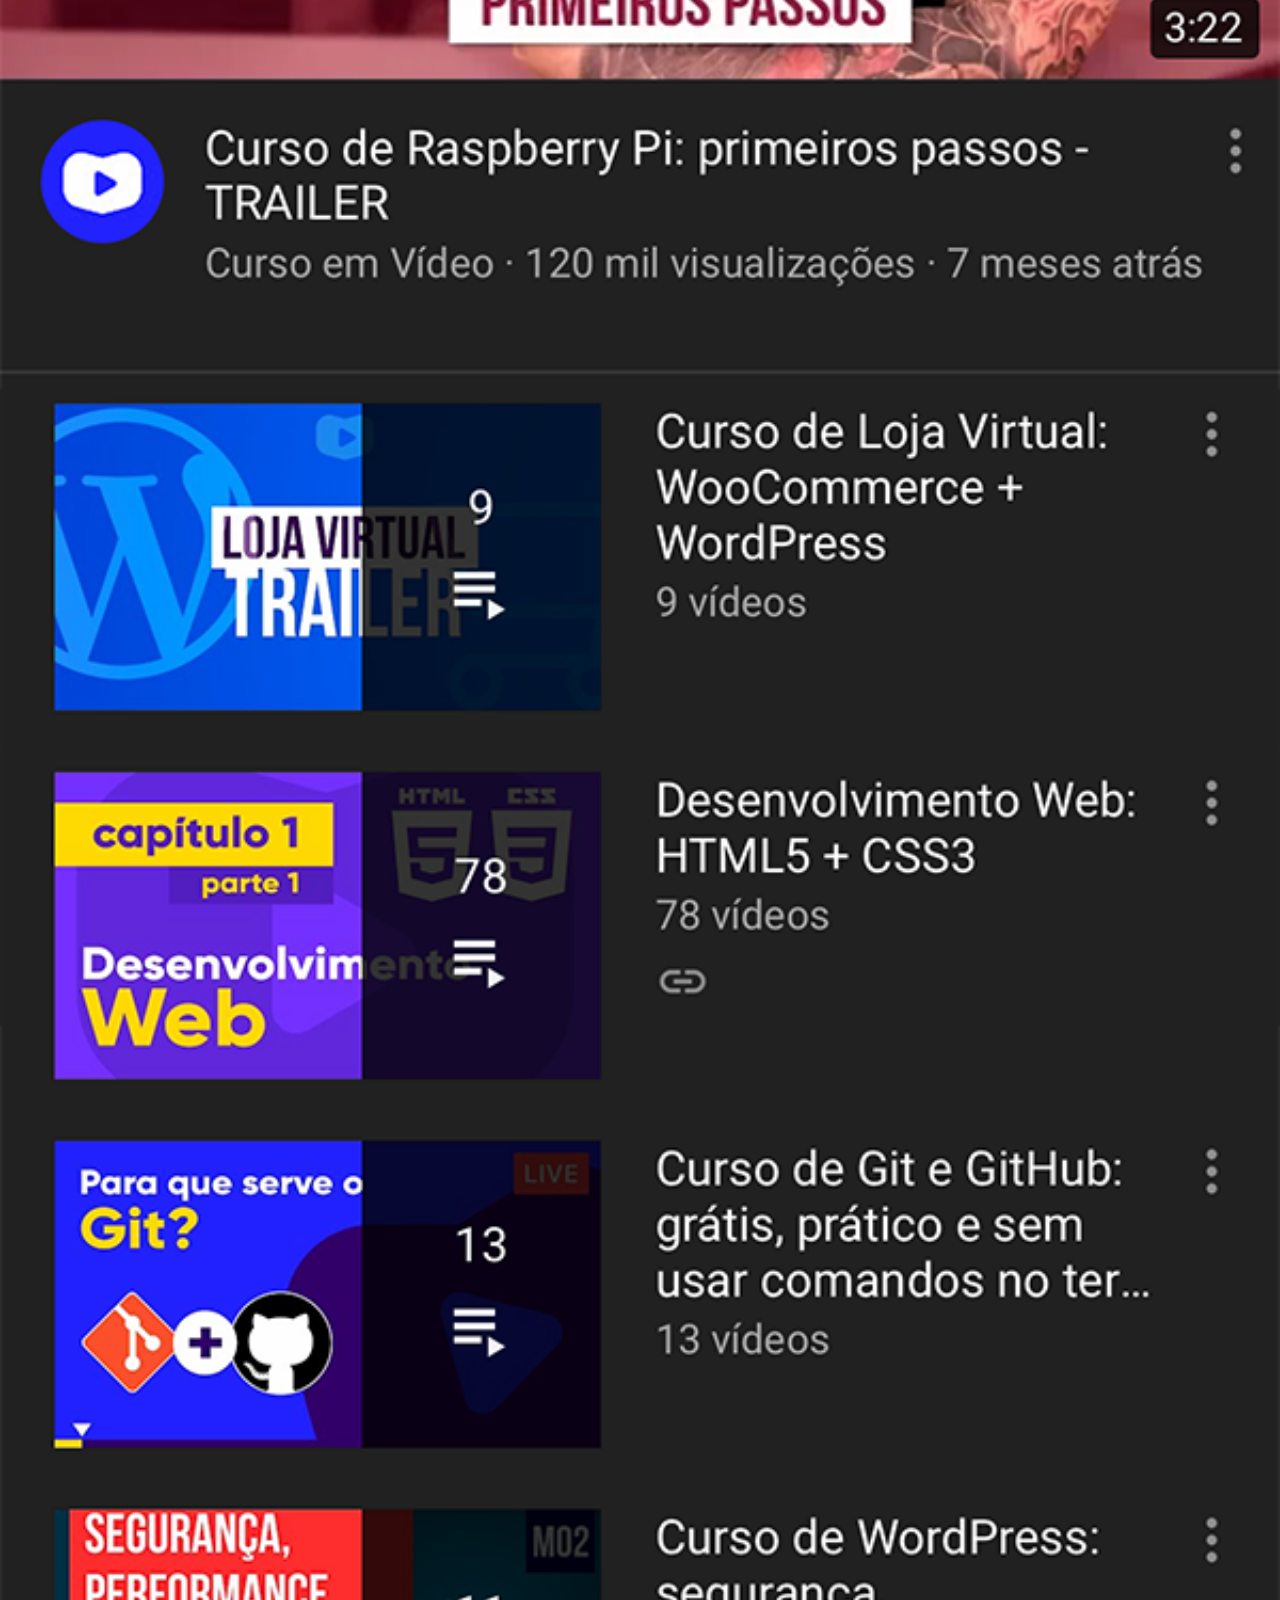
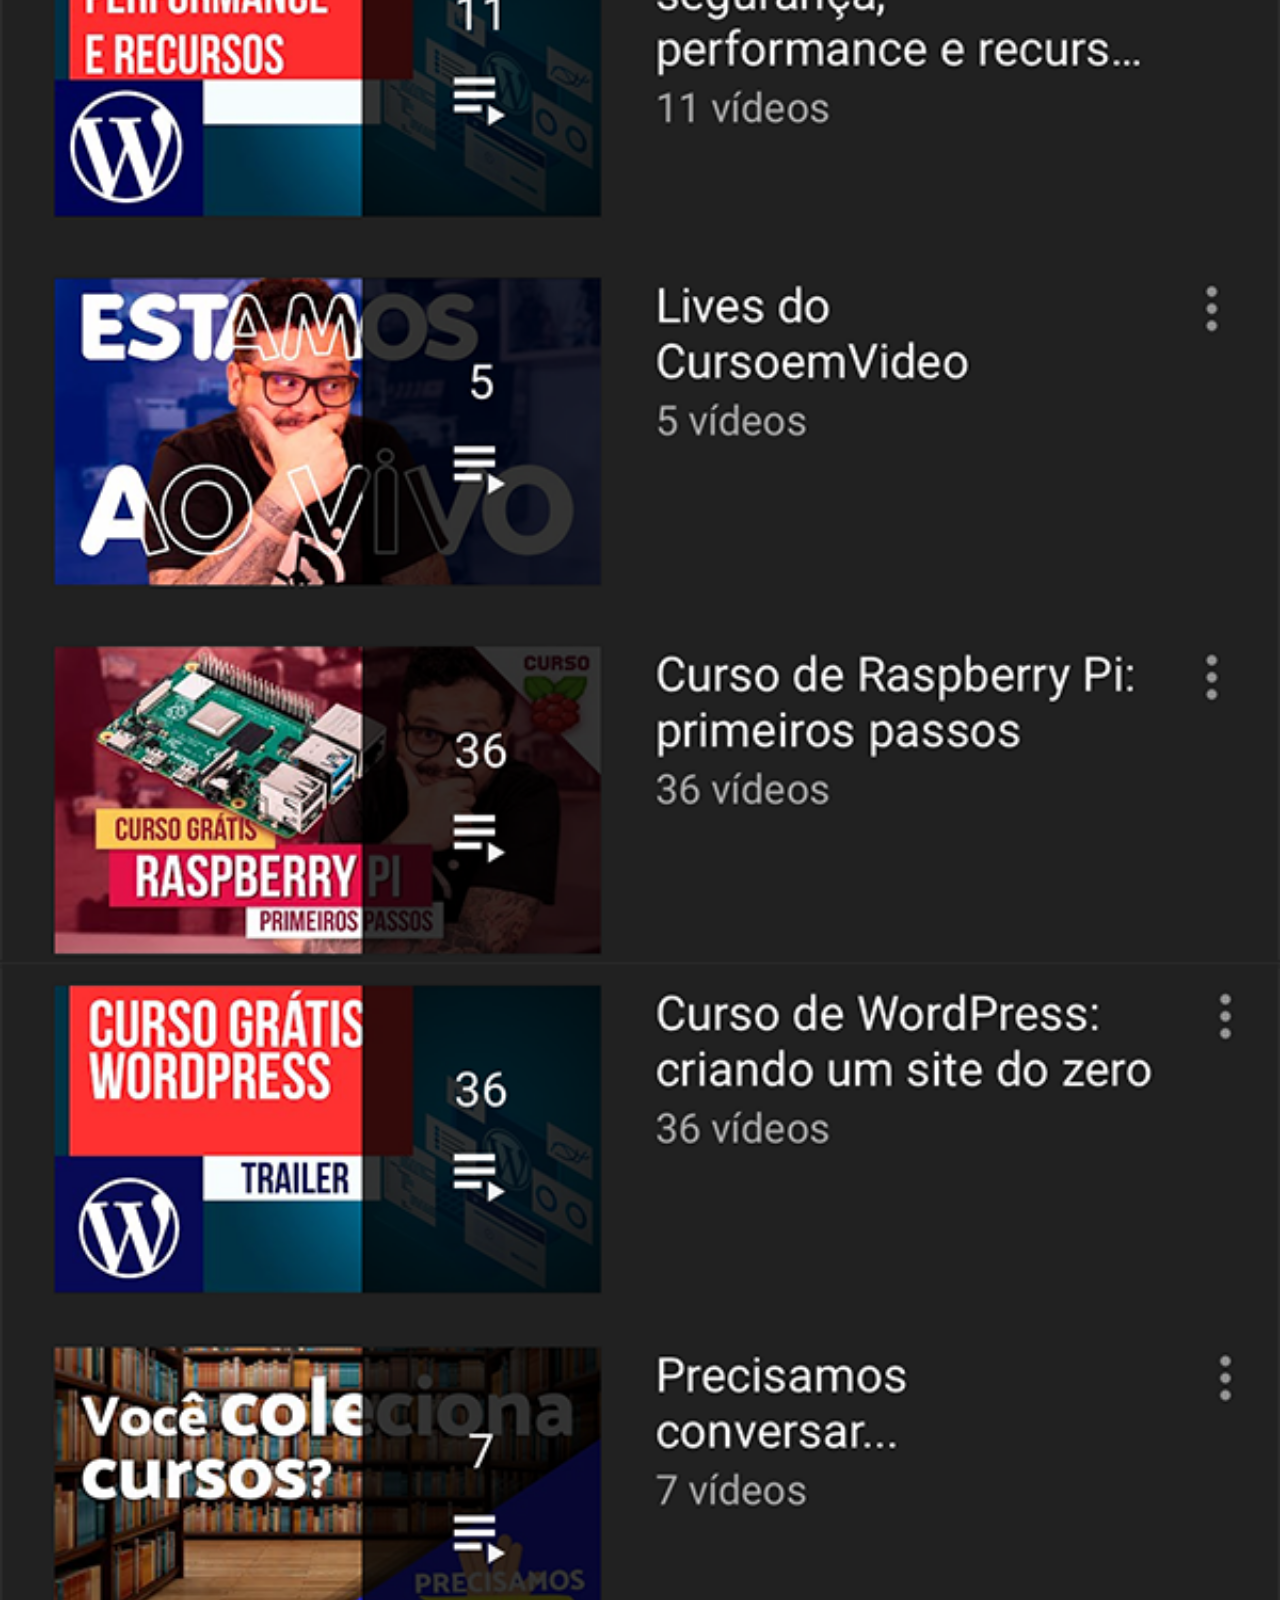
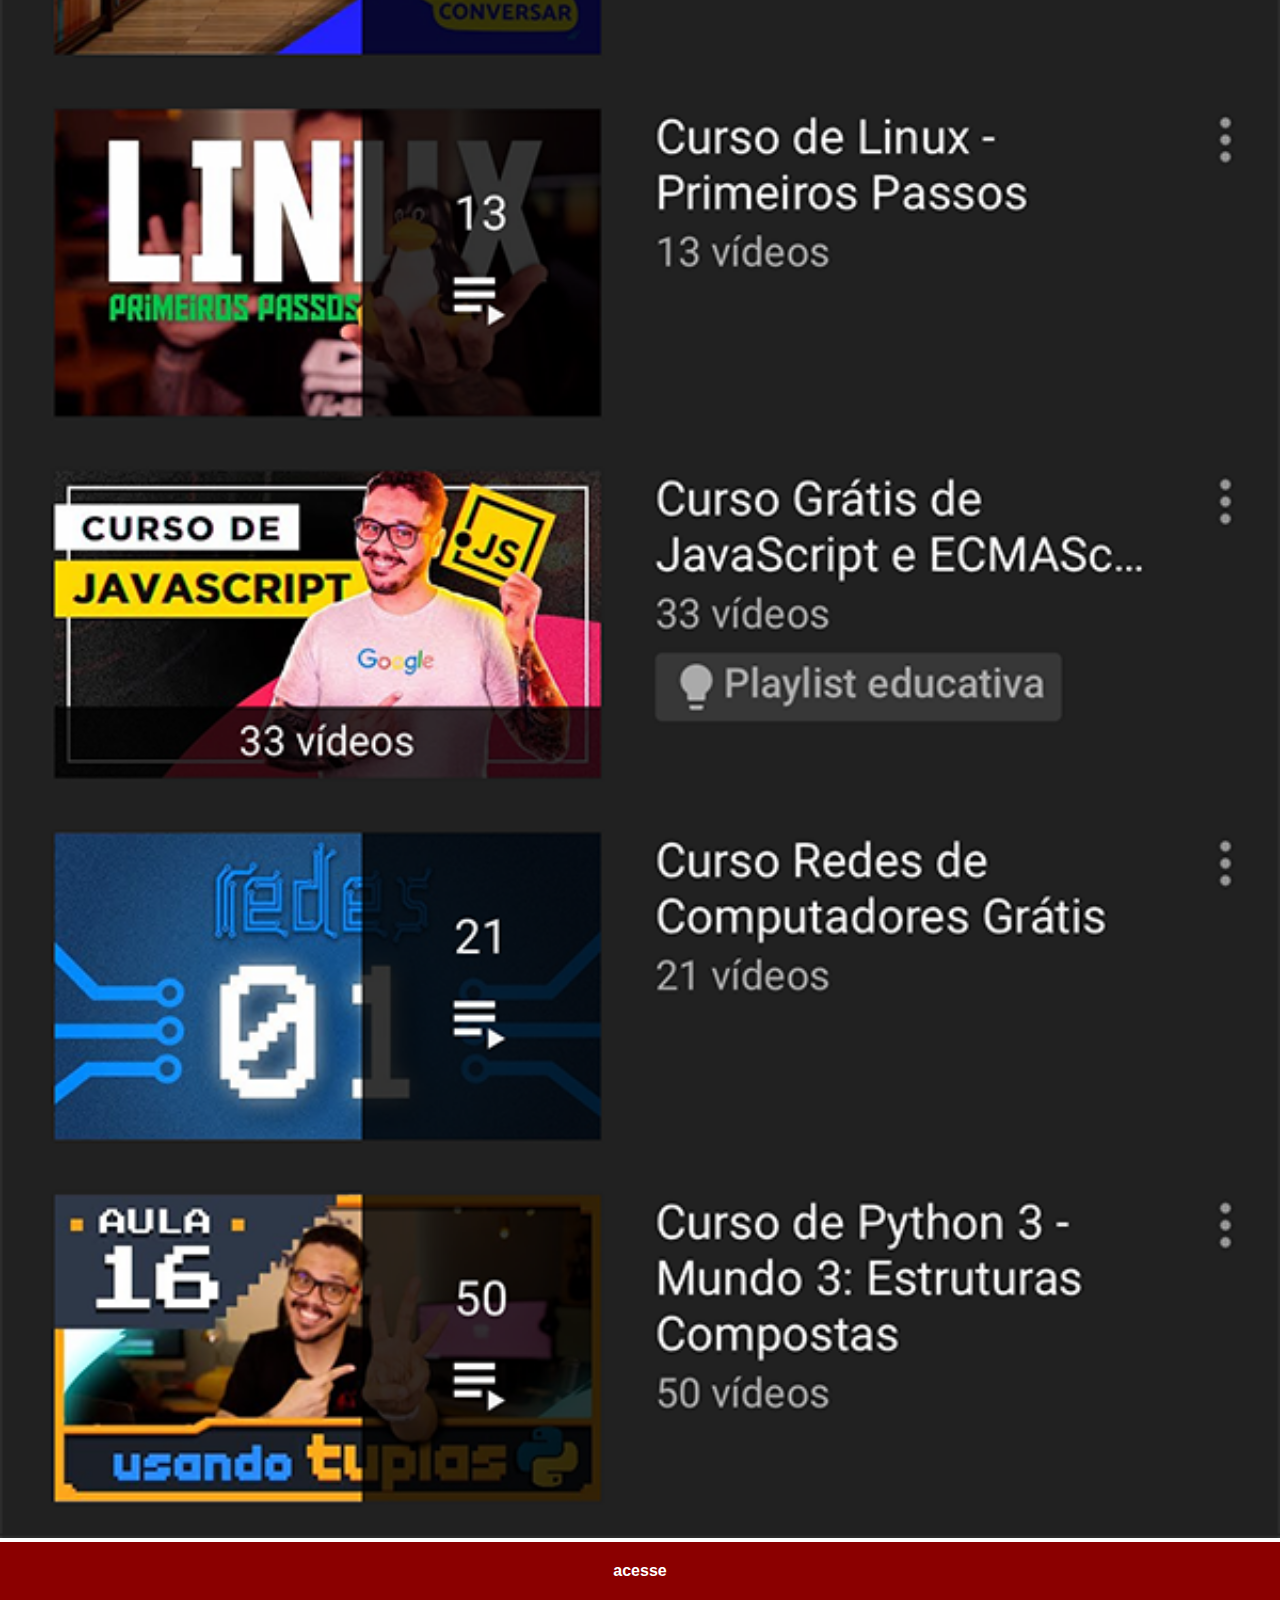
<file: youtube.html>
<!DOCTYPE html>
<html lang="pt-br">
<head>
    <meta charset="UTF-8">
    <meta http-equiv="X-UA-Compatible" content="IE=edge">
    <meta name="viewport" content="width=device-width, initial-scale=1.0">
    <link rel="stylesheet" href="estilo/social.css">
    <title>Document</title>
</head>
<body>
    <img src="imagens/tela-youtube.png" alt="youtube">
    <a href="https://www.youtube.com/@CursoemVideo" target="_blank">acesse</a>
</body>
</html>
</file>
<file: estilo/style.css>
@charset "UTF-8";
 
 * {
    margin: 0px;
    padding: 0px;
    font-family: Arial, Helvetica, sans-serif;
 }

 html , body {
    height: 100vh;
    width: 100vw;
    background-color: black;
 }

 body{
    background: url('../imagens/fundo-madeira.jpg') no-repeat top center;
    background-size: cover;
    background-attachment: fixed;
 }

 main {
    height: 100vh;
    position: relative;
 }

 section#telefone {
    position: absolute;
    top: 50%;
    left: 50%;
    transform: translate(-50% , -50%);

    height: 627px;
    width: 311px;
    background: url('../imagens/frame-iphone.png') no-repeat;
 }

 iframe#tela {
    position: relative;
    top: 80px;
    left: 22px;
    width: 270px;
    height: 471px;
 }
 
section#redes-sociais {
    text-align: right;
}

 section#redes-sociais  img {
    width: 50px;
    margin: 10px;
    border-radius: 50%;
    box-shadow: 2px 2px 5px rgba(0 , 0 ,0 ,0.400);
    box-sizing: border-box;
 }

 section#redes-sociais img:hover {
    border: 2px solid rgba(255, 255, 255, 0.644);
    transform: translate(-3px , -3px);
    box-shadow: 5px , 5px , 10px rgba(0, 0, 0, 0.636);
    transition: transform .3s , border 1s;
 }
</file>
<file: estilo/social.css>
@charset "UTF-8";

* {
    margin: 0px;
    padding: 0px;
    font-family: Arial, Helvetica, sans-serif;
}

::-webkit-scrollbar {
    width: 0px;
    height: 0px;
}

img {
    width: 100vw;
}

a{
    display: block;
    background-color: darkred;
    color: white;
    padding: 20px;
    text-align: center;
    font-weight: bolder;
    text-decoration: none;
}

a:hover{
    background: red;
}
</file>
